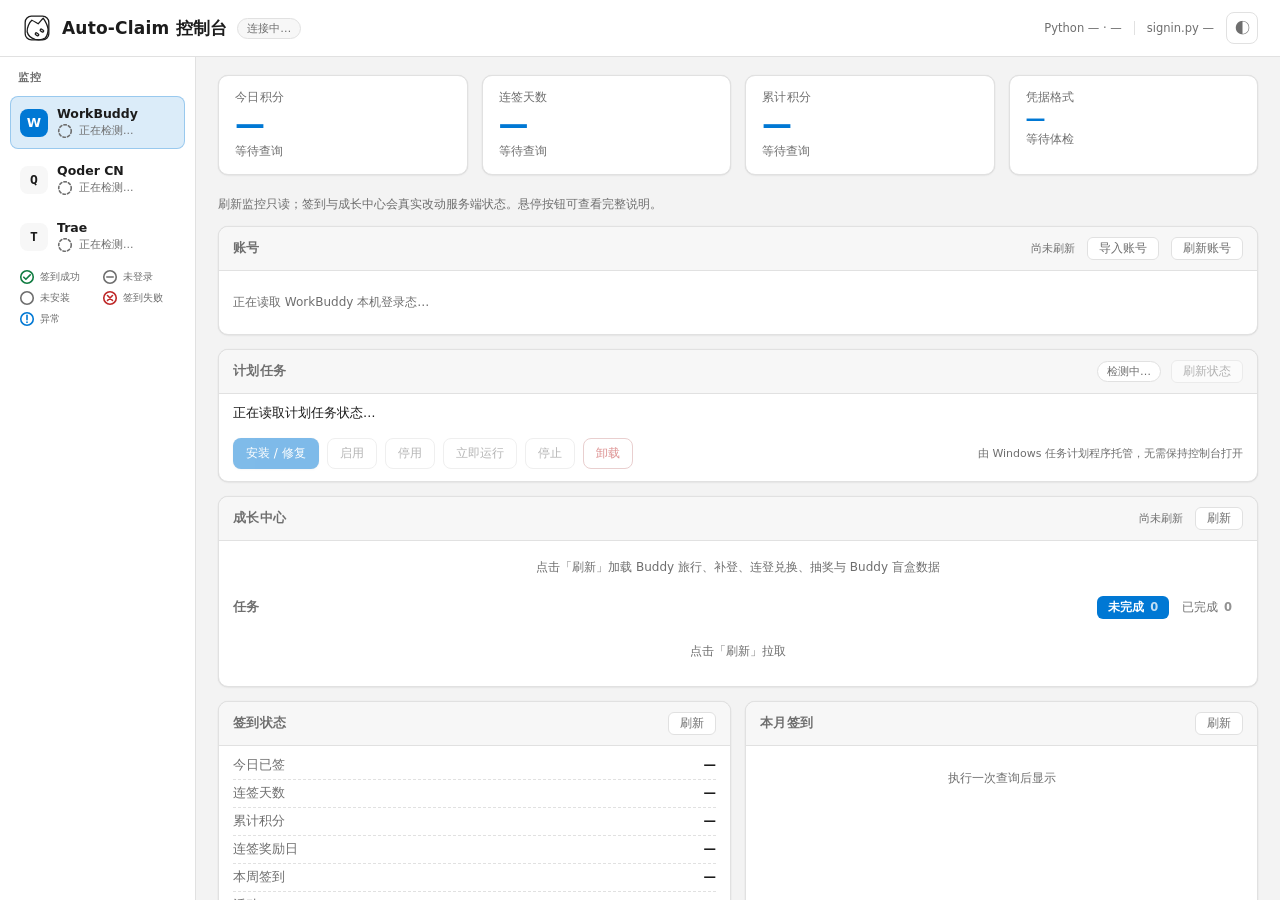
<file: dashboard/webview/assets/index.html>
<!DOCTYPE html>
<html lang="zh-CN">
<head>
<meta charset="UTF-8">
<meta name="viewport" content="width=device-width, initial-scale=1.0">
<!-- 首屏主题必须在样式表之前确定：内联执行，不依赖 pywebview bridge。
     否则要等 bootstrap/system_theme 返回后才上色，深色桌面上会先闪白。 -->
<script>
(function () {
  var mode = 'system';
  try {
    var saved = localStorage.getItem('wbTheme');
    if (saved === 'light' || saved === 'dark' || saved === 'system') mode = saved;
  } catch (e) { /* localStorage 不可用时按跟随系统处理 */ }

  var dark = false;
  if (mode === 'system') {
    try {
      dark = window.matchMedia('(prefers-color-scheme: dark)').matches;
    } catch (e) { /* 不支持时按浅色处理 */ }
  } else {
    dark = mode === 'dark';
  }

  var root = document.documentElement;
  root.dataset.theme = dark ? 'dark' : 'light';
  root.dataset.themeMode = mode;
  root.style.colorScheme = dark ? 'dark' : 'light';
})();
</script>
<title>Auto-Claim 控制台</title>
<link rel="stylesheet" href="style.css">
</head>
<body>

<!-- WorkBuddy 标志 · 纯线条版。
     stroke 走 currentColor，所以只要给 .logo 设 color，亮/暗主题自动反色，
     不需要维护两份图标。几何与 make_icon.py / icon.svg 保持一致。 -->
<svg width="0" height="0" style="position:absolute" aria-hidden="true">
  <symbol id="wb-icon" viewBox="0 0 256 256">
    <g fill="none" stroke="currentColor" stroke-width="11"
       stroke-linecap="round" stroke-linejoin="round">
      <rect x="27" y="27" width="202" height="202" rx="53"/>
      <path d="M84 62 C102 70 120 82 138 92
               C154 76 168 56 181 44
               C202 74 219 110 223 140
               C221 178 210 202 198 214
               C176 228 140 232 112 226
               C80 216 52 194 44 160
               C42 122 62 80 84 62 Z"/>
      <rect x="154" y="141.5" width="32" height="17" rx="8.5"
            transform="rotate(34 170 150)"/>
      <rect x="112" y="173.5" width="32" height="17" rx="8.5"
            transform="rotate(34 128 182)"/>
    </g>
  </symbol>
</svg>

<header class="topbar">
  <div class="brand">
    <svg class="logo" viewBox="0 0 256 256" aria-hidden="true"><use href="#wb-icon"/></svg>
    <h1>Auto-Claim 控制台</h1>
    <span class="badge" id="badge">连接中…</span>
  </div>
  <div class="topbar-right">
    <span class="meta" id="env">Python — · —</span>
    <span class="meta sep" id="envSignin">signin.py —</span>
    <div class="theme-picker" id="themePicker">
      <button class="icon-btn" id="themeToggle" title="主题：跟随系统"
              aria-label="主题：跟随系统" aria-haspopup="menu"
              aria-expanded="false">◐</button>
      <div class="theme-menu" id="themeMenu" role="menu" hidden>
        <button class="theme-option" type="button" role="menuitemradio"
                data-theme-mode="system" aria-checked="true">
          <span class="theme-check" aria-hidden="true">✓</span>
          <span class="theme-name">跟随系统</span>
          <span class="theme-note" id="themeSystemState">当前浅色</span>
        </button>
        <button class="theme-option" type="button" role="menuitemradio"
                data-theme-mode="light" aria-checked="false">
          <span class="theme-check" aria-hidden="true">✓</span>
          <span class="theme-name">浅色</span>
        </button>
        <button class="theme-option" type="button" role="menuitemradio"
                data-theme-mode="dark" aria-checked="false">
          <span class="theme-check" aria-hidden="true">✓</span>
          <span class="theme-name">深色</span>
        </button>
      </div>
    </div>
  </div>
</header>

<div class="shell">
  <!-- 侧边栏：在 WorkBuddy、Qoder CN 与 Trae 三个监控页之间切换。
       名称下方展示该模块的最新事件，事件文字和左侧图形同心对齐。 -->
  <aside class="sidebar" aria-label="监控页面切换">
    <div class="side-title"
         title="绿圈对勾 签到成功 · 灰圈横线 未登录 · 灰空心圈 未安装 · 红圈叉号 签到失败 · 蓝圈感叹号 异常">监控</div>
    <button class="side-tab active" type="button" data-page="workbuddy">
      <span class="side-badge">W</span>
      <span class="side-text">
        <b>WorkBuddy</b>
        <span class="side-event">
          <span class="side-dot busy" id="wbDot" data-state="busy"></span>
          <small class="side-event-text busy" id="wbSideHint">正在检测…</small>
        </span>
      </span>
    </button>
    <button class="side-tab" type="button" data-page="qoder" id="sideQoder">
      <span class="side-badge q">Q</span>
      <span class="side-text">
        <b>Qoder CN</b>
        <span class="side-event">
          <span class="side-dot busy" id="qoderDot" data-state="busy"></span>
          <small class="side-event-text busy" id="qoderSideHint">正在检测…</small>
        </span>
      </span>
    </button>
    <button class="side-tab" type="button" data-page="trae" id="sideTrae">
      <span class="side-badge t">T</span>
      <span class="side-text">
        <b>Trae</b>
        <span class="side-event">
          <span class="side-dot busy" id="traeDot" data-state="busy"></span>
          <small class="side-event-text busy" id="traeSideHint">正在检测…</small>
        </span>
      </span>
    </button>
    <!-- 图例：五种状态共用 16px 圆圈，只靠内部符号和颜色区分。 -->
    <div class="side-legend" aria-label="状态图例">
      <span><i class="side-dot ok" data-state="ok"></i>签到成功</span>
      <span><i class="side-dot warn" data-state="warn"></i>未登录</span>
      <span><i class="side-dot off" data-state="off"></i>未安装</span>
      <span><i class="side-dot err" data-state="err"></i>签到失败</span>
      <span><i class="side-dot exception" data-state="exception"></i>异常</span>
    </div>
  </aside>

  <main class="page active" id="page-workbuddy">
  <!-- ① 指标卡片 -->
  <section class="cards" id="cards">
    <article class="card">
      <span class="card-label">今日积分</span>
      <strong class="card-value" id="vCredit">—</strong>
      <span class="card-hint" id="hCredit">等待查询</span>
    </article>
    <article class="card">
      <span class="card-label">连签天数</span>
      <strong class="card-value" id="vStreak">—</strong>
      <span class="card-hint" id="hStreak">等待查询</span>
    </article>
    <article class="card">
      <span class="card-label">累计积分</span>
      <strong class="card-value" id="vTotal">—</strong>
      <span class="card-hint" id="hTotal">等待查询</span>
    </article>
    <article class="card">
      <span class="card-label">凭据格式</span>
      <strong class="card-value small" id="vCred">—</strong>
      <span class="card-hint" id="hCred">等待体检</span>
    </article>
  </section>

  <!-- ② 操作按钮 -->
  <section class="actions">
    <div class="act-group" id="actGroup"></div>
    <div class="spacer"></div>
  </section>
  <p class="hint" id="actionHint">刷新监控只读；签到与成长中心会真实改动服务端状态。悬停按钮可查看完整说明。</p>

  <!-- ③ 账号管理 -->
  <section class="pane account-pane pane-workbuddy-account">
    <div class="pane-head">
      <h2>账号</h2>
      <div class="pane-tools">
        <span class="growth-updated" id="wbAccountAt">尚未刷新</span>
        <button class="mini-btn" id="btnWbImport" title="重新导入账号并刷新凭据">导入账号</button>
        <button class="mini-btn" id="btnWbAccountRefresh" title="重新读取 WorkBuddy 本机登录态与账号摘要">刷新账号</button>
      </div>
    </div>
    <div class="account-list" id="wbAccounts">
      <p class="empty">正在读取 WorkBuddy 本机登录态…</p>
    </div>
  </section>

  <!-- ④ 计划任务（Windows 计划任务） -->
  <section class="pane pane-service">
    <div class="pane-head">
      <h2>计划任务</h2>
      <div class="svc-head">
        <span class="svc-pill" id="svcState">检测中…</span>
        <button class="mini-btn" id="btnSvcRefresh" title="重新读取计划任务状态" disabled>刷新状态</button>
      </div>
    </div>
    <div class="service-body">
      <p class="svc-summary" id="svcSummary">正在读取计划任务状态…</p>
      <p class="svc-alert" id="svcAlert" hidden></p>
      <div class="svc-tasks" id="svcTasks"></div>
      <div class="svc-actions">
        <button class="btn primary" id="btnSvcInstall" title="注册或更新两个后台计划任务" disabled>安装 / 修复</button>
        <button class="btn ghost" id="btnSvcEnable" title="恢复计划任务按计划自动运行" disabled>启用</button>
        <button class="btn ghost" id="btnSvcDisable" title="保留任务，但暂停自动运行" disabled>停用</button>
        <button class="btn ghost" id="btnSvcRun" title="立即运行签到任务（含成长中心）" disabled>立即运行</button>
        <button class="btn ghost" id="btnSvcStop" title="结束正在运行的计划任务" disabled>停止</button>
        <button class="btn ghost danger" id="btnSvcUninstall" title="删除两个后台计划任务" disabled>卸载</button>
        <span class="svc-hint">由 Windows 任务计划程序托管，无需保持控制台打开</span>
      </div>
      <p class="svc-log" id="svcLog"></p>
    </div>
  </section>

  <!-- ④ 成长中心：概览 + 云端任务（独占一行） -->
  <section class="pane pane-tasks">
    <div class="pane-head">
      <h2>成长中心</h2>
      <div class="pane-tools">
        <span class="growth-updated" id="growthUpdated">尚未刷新</span>
        <button class="mini-btn" id="btnGrowthRefresh" title="重新拉取成长中心数据">刷新</button>
      </div>
    </div>
    <div class="growth-overview" id="growthOverview">
      <p class="empty">点击「刷新」加载 Buddy 旅行、补登、连登兑换、抽奖与 Buddy 盲盒数据</p>
    </div>
    <div class="growth-subhead">
      <h3>任务</h3>
      <div class="tabs" id="taskTabs">
        <button class="tab active" data-tab="todo">未完成 <b id="cntTodo">0</b></button>
        <button class="tab" data-tab="done">已完成 <b id="cntDone">0</b></button>
      </div>
    </div>
    <div class="tasklist" id="tasklist">
      <p class="empty">点击「刷新」拉取</p>
    </div>
  </section>

  <!-- ⑤ 签到状态 + 本月签到（同一行） -->
  <section class="row2">
    <div class="pane pane-cal">
      <div class="pane-head">
        <h2>签到状态</h2>
        <button class="mini-btn" id="btnStatusRefresh" title="重新查询签到状态">刷新</button>
      </div>
      <dl class="kv" id="kv">
        <div><dt>今日已签</dt><dd>—</dd></div>
        <div><dt>连签天数</dt><dd>—</dd></div>
        <div><dt>累计积分</dt><dd>—</dd></div>
        <div><dt>连签奖励日</dt><dd>—</dd></div>
        <div><dt>本周签到</dt><dd>—</dd></div>
        <div><dt>活动</dt><dd>—</dd></div>
      </dl>
    </div>

    <div class="pane pane-cal">
      <div class="pane-head">
        <h2>本月签到</h2>
        <button class="mini-btn" id="btnCalRefresh" title="重新查询本月签到记录">刷新</button>
      </div>
      <div class="cal" id="cal">
        <p class="empty">执行一次查询后显示</p>
      </div>
    </div>
  </section>

  <!-- ⑥ 运行日志（最后独占整行） -->
  <section class="pane pane-log">
    <div class="pane-head">
      <h2>运行日志</h2>
      <div class="log-tools">
        <label class="autoscroll">
          <input type="checkbox" id="autoScroll" checked>
          <span>自动滚动</span>
        </label>
        <button class="mini-btn" id="btnCopy" title="复制全部日志到剪贴板">复制</button>
      </div>
    </div>
    <div class="log" id="log"></div>
  </section>
  </main>

  <!-- Qoder CN 监控页 -->
  <main class="page" id="page-qoder" hidden>
    <section class="cards">
      <article class="card">
        <span class="card-label">可领取 Credits</span>
        <strong class="card-value" id="qCredits">—</strong>
        <span class="card-hint" id="qCreditsHint">等待查询</span>
      </article>
      <article class="card">
        <span class="card-label">本周期状态</span>
        <strong class="card-value small" id="qState">—</strong>
        <span class="card-hint" id="qStateHint">等待查询</span>
      </article>
      <article class="card">
        <span class="card-label">登录态</span>
        <strong class="card-value small" id="qToken">—</strong>
        <span class="card-hint" id="qTokenHint">等待体检</span>
      </article>
      <article class="card">
        <span class="card-label">计划任务</span>
        <strong class="card-value small" id="qTask">—</strong>
        <span class="card-hint" id="qTaskHint">未检测</span>
      </article>
    </section>

    <section class="actions">
      <button class="btn primary" id="btnQoderRefresh" title="查询 Qoder 活动、登录态与日志">刷新监控</button>
      <div class="spacer"></div>
      <button class="btn act" id="btnQoderClaim" title="真实调用领取接口；接口幂等，已领过不会重复发">领取今日 Credits</button>
    </section>
    <p class="hint" id="qoderHint">只读刷新不会改动服务端状态；领取按钮会真实调用 Qoder 接口。</p>

    <section class="pane account-pane pane-qoder-account">
      <div class="pane-head">
        <h2>账号</h2>
        <div class="pane-tools">
          <span class="growth-updated" id="qoderAccountAt">尚未刷新</span>
          <button class="mini-btn" id="btnQoderImport" title="重新导入账号并刷新凭据">导入账号</button>
          <button class="mini-btn" id="btnQoderAccountRefresh" title="重新读取 Qoder CN 本机登录态与账号摘要">刷新账号</button>
        </div>
      </div>
      <div class="account-list" id="qoderAccounts">
        <p class="empty">正在自动同步 Qoder CN 账号…</p>
      </div>
    </section>

    <section class="pane pane-service">
      <div class="pane-head">
        <h2>计划任务</h2>
        <div class="svc-head">
          <span class="svc-pill" id="qsvcState">检测中…</span>
          <button class="mini-btn" id="btnQSvcRefresh" title="重新读取 QoderDailyCredits 状态" disabled>刷新状态</button>
        </div>
      </div>
      <div class="service-body">
        <p class="svc-summary" id="qsvcSummary">正在读取 Qoder 计划任务状态…</p>
        <p class="svc-alert" id="qsvcAlert" hidden></p>
        <div class="svc-tasks" id="qsvcTasks"></div>
        <div class="svc-actions">
          <button class="btn primary" id="btnQSvcInstall" title="注册或更新 QoderDailyCredits 计划任务" disabled>安装 / 修复</button>
          <button class="btn ghost" id="btnQSvcEnable" title="恢复按计划自动运行" disabled>启用</button>
          <button class="btn ghost" id="btnQSvcDisable" title="保留任务但暂停自动运行" disabled>停用</button>
          <button class="btn ghost" id="btnQSvcRun" title="立即运行一次 Qoder 领取" disabled>立即运行</button>
          <button class="btn ghost" id="btnQSvcStop" title="结束正在运行的 Qoder 任务" disabled>停止</button>
          <button class="btn ghost danger" id="btnQSvcUninstall" title="删除 QoderDailyCredits 任务" disabled>卸载</button>
          <span class="svc-hint">独立于 WorkBuddy 的两个任务</span>
        </div>
        <p class="svc-log" id="qsvcLog"></p>
      </div>
    </section>

    <section class="row2 qoder-row">
      <div class="pane pane-qoder-campaigns">
        <div class="pane-head">
          <h2>活动与领取状态</h2>
          <span class="growth-updated" id="qCampaignsAt">尚未刷新</span>
        </div>
        <div class="qcamp-list" id="qCampaigns">
          <p class="empty">正在自动同步 Qoder 活动列表…</p>
        </div>
      </div>

      <div class="pane pane-cal qoder-detail">
        <div class="pane-head">
          <h2>登录态与设备</h2>
        </div>
        <dl class="kv" id="qKv">
          <div><dt>账号目录</dt><dd>—</dd></div>
          <div><dt>令牌来源</dt><dd>—</dd></div>
          <div><dt>令牌到期</dt><dd>—</dd></div>
          <div><dt>设备标识</dt><dd>—</dd></div>
          <div><dt>设备组件</dt><dd>—</dd></div>
          <div><dt>最近检测</dt><dd>—</dd></div>
        </dl>
      </div>
    </section>

    <section class="pane pane-log qoder-log-pane">
      <div class="pane-head">
        <h2>Qoder 日志</h2>
        <div class="log-tools">
          <span class="growth-updated" id="qoderLogAt">尚无日志</span>
          <button class="mini-btn" id="btnQoderLogClear" title="清空当前显示，不删除日志文件">清空显示</button>
        </div>
      </div>
      <div class="log" id="qoderLog"></div>
    </section>
  </main>

  <!-- Trae 多账号监控页 -->
  <main class="page" id="page-trae" hidden>
    <section class="cards">
      <article class="card">
        <span class="card-label">今日获得</span>
        <strong class="card-value" id="tToday">—</strong>
        <span class="card-hint" id="tTodayHint">等待查询</span>
      </article>
      <article class="card">
        <span class="card-label">剩余积分</span>
        <strong class="card-value" id="tRemaining">—</strong>
        <span class="card-hint" id="tRemainingHint">等待查询</span>
      </article>
      <article class="card">
        <span class="card-label">签到账号</span>
        <strong class="card-value" id="tAccounts">—</strong>
        <span class="card-hint" id="tAccountsHint">等待查询</span>
      </article>
      <article class="card">
        <span class="card-label">计划任务</span>
        <strong class="card-value small" id="tTask">—</strong>
        <span class="card-hint" id="tTaskHint">未检测</span>
      </article>
    </section>

    <section class="actions">
      <button class="btn primary" id="btnTraeRefresh" title="重新读取账号、签到历史、用量与日志（不联网）">刷新监控</button>
      <button class="btn act" id="btnTraeCheckin" title="真实调用 Trae 签到接口；已签到账号会自动跳过">一键签到</button>
      <div class="spacer"></div>
      <button class="btn ghost" id="btnTraeSettings" title="自动签到时间、签到间隔、用量天数与飞书推送">设置</button>
    </section>
    <p class="hint" id="traeHint">刷新监控只读；一键签到与账号操作会真实改动本地账号或服务端签到状态。</p>

    <section class="pane account-pane pane-trae-accounts">
      <div class="pane-head">
        <h2>账号</h2>
        <div class="pane-tools">
          <span class="growth-updated" id="traeAccountsAt">尚未刷新</span>
          <button class="mini-btn" id="btnTraeImport" title="重新导入账号并刷新凭据">导入账号</button>
          <button class="mini-btn" id="btnTraeAdd" title="粘贴 Cloud-IDE-JWT Token 或 X-Cloudide-Session 会话 Cookie">添加账号</button>
          <button class="mini-btn" id="btnTraeAccountsRefresh" title="刷新所有启用账号的状态与剩余积分">刷新状态</button>
        </div>
      </div>
      <div class="account-list" id="traeAccounts">
        <p class="empty">正在自动同步 Trae 账号…</p>
      </div>
    </section>

    <section class="pane pane-service">
      <div class="pane-head">
        <h2>计划任务</h2>
        <div class="svc-head">
          <span class="svc-pill" id="tsvcState">检测中…</span>
          <button class="mini-btn" id="btnTSvcRefresh" title="重新读取 TraeDailyCheckin 状态" disabled>刷新状态</button>
        </div>
      </div>
      <div class="service-body">
        <p class="svc-summary" id="tsvcSummary">正在读取 Trae 计划任务状态…</p>
        <p class="svc-alert" id="tsvcAlert" hidden></p>
        <div class="svc-tasks" id="tsvcTasks"></div>
        <div class="svc-actions">
          <button class="btn primary" id="btnTSvcInstall" title="注册或更新 TraeDailyCheckin 计划任务" disabled>安装 / 修复</button>
          <button class="btn ghost" id="btnTSvcEnable" title="恢复按计划自动运行" disabled>启用</button>
          <button class="btn ghost" id="btnTSvcDisable" title="保留任务但暂停自动运行" disabled>停用</button>
          <button class="btn ghost" id="btnTSvcRun" title="立即运行一次 Trae 多账号签到" disabled>立即运行</button>
          <button class="btn ghost" id="btnTSvcStop" title="结束正在运行的 Trae 任务" disabled>停止</button>
          <button class="btn ghost danger" id="btnTSvcUninstall" title="删除 TraeDailyCheckin 任务" disabled>卸载</button>
          <span class="svc-hint">独立于 WorkBuddy 与 Qoder 任务</span>
        </div>
        <p class="svc-log" id="tsvcLog"></p>
      </div>
    </section>

    <section class="row2 trae-row">
      <div class="pane pane-cal">
        <div class="pane-head">
          <h2>签到状态</h2>
          <span class="growth-updated" id="traeCheckinAt">尚未查询</span>
        </div>
        <dl class="kv" id="traeKv">
          <div><dt>今日签到</dt><dd>—</dd></div>
          <div><dt>今日获得</dt><dd>—</dd></div>
          <div><dt>连签天数</dt><dd>—</dd></div>
          <div><dt>本月签到</dt><dd>—</dd></div>
          <div><dt>剩余积分</dt><dd>—</dd></div>
          <div><dt>主账号</dt><dd>—</dd></div>
        </dl>
      </div>

      <div class="pane pane-cal">
        <div class="pane-head">
          <h2>本月签到</h2>
          <span class="growth-updated" id="traeCalAt">尚未查询</span>
        </div>
        <div class="cal" id="traeCal">
          <p class="empty">正在自动同步签到数据…</p>
        </div>
      </div>
    </section>

    <section class="pane pane-trae-usage">
      <div class="pane-head">
        <h2>用量统计</h2>
        <div class="pane-tools">
          <select class="mini-select" id="traeUsageDays" title="统计最近多少天的用量">
            <option value="1">近 1 天</option>
            <option value="7" selected>近 7 天</option>
            <option value="30">近 30 天</option>
            <option value="90">近 90 天</option>
          </select>
          <span class="growth-updated" id="traeUsageAt">尚未同步</span>
          <button class="mini-btn" id="btnTraeUsage" title="从 Trae 拉取当前主账号的会话用量">同步用量</button>
        </div>
      </div>
      <div class="trae-usage-summary" id="traeUsageSummary">
        <p class="empty">点击「同步用量」后显示积分、Token 与缓存命中</p>
      </div>
      <div class="trae-usage-body">
        <div class="trae-models" id="traeModels"></div>
        <div class="trae-sessions" id="traeSessions"></div>
      </div>
      <p class="trae-expiring" id="traeExpiring"></p>
    </section>

    <section class="pane pane-trae-history">
      <div class="pane-head">
        <h2>签到历史</h2>
        <span class="growth-updated" id="traeHistoryAt">尚无记录</span>
      </div>
      <div class="trae-history" id="traeHistory">
        <p class="empty">签到成功后会自动写入 SQLite 历史</p>
      </div>
    </section>

    <section class="pane pane-log trae-log-pane">
      <div class="pane-head">
        <h2>Trae 日志</h2>
        <div class="log-tools">
          <span class="growth-updated" id="traeLogAt">尚无日志</span>
          <button class="mini-btn" id="btnTraeLogClear" title="清空当前显示，不删除日志文件">清空显示</button>
        </div>
      </div>
      <div class="log" id="traeLog"></div>
    </section>
  </main>
</div>

<!-- 添加 / 编辑 Trae 账号 -->
<dialog class="modal" id="traeAccountDialog">
  <form class="modal-card" id="traeAccountForm" method="dialog">
    <div class="modal-head">
      <h2 id="traeAccountTitle">添加 Trae 账号</h2>
      <button class="icon-btn" type="button" id="btnTraeAccountClose" aria-label="关闭">×</button>
    </div>
    <p class="modal-hint" id="traeAccountHint">支持 Cloud-IDE-JWT Token，或 X-Cloudide-Session 会话 Cookie；两者同时粘贴时优先使用 Token。</p>
    <label class="field" id="traeCredentialField">
      <span>Token / 会话 Cookie</span>
      <textarea id="traeCredential" rows="4" spellcheck="false"
                placeholder="eyJhbGciOi... 或 X-Cloudide-Session=..."></textarea>
    </label>
    <label class="field">
      <span>备注名（可选）</span>
      <input id="traeAccountName" type="text" maxlength="60"
             placeholder="例如：主号 / 小号 1">
    </label>
    <div class="field-row">
      <label class="check"><input type="checkbox" id="traeAccountMember"> 会员（连签额外积分计入）</label>
      <label class="check"><input type="checkbox" id="traeAccountEnabled" checked> 启用自动签到</label>
    </div>
    <p class="form-error" id="traeAccountError"></p>
    <div class="modal-actions">
      <button class="btn ghost" type="button" id="btnTraeAccountCancel">取消</button>
      <button class="btn primary" type="submit" id="btnTraeAccountSave">保存</button>
    </div>
  </form>
</dialog>

<!-- Trae 设置 -->
<dialog class="modal" id="traeSettingsDialog">
  <form class="modal-card" id="traeSettingsForm" method="dialog">
    <div class="modal-head">
      <h2>Trae 设置</h2>
      <button class="icon-btn" type="button" id="btnTraeSettingsClose" aria-label="关闭">×</button>
    </div>
    <p class="modal-hint">计划任务的主签到时间保存在本地；修改后需重新「安装 / 修复」才会应用到 Windows 任务。</p>
    <div class="field-row">
      <label class="field">
        <span>自动签到时间</span>
        <input id="traeAutoTime" type="time" value="08:05">
      </label>
      <label class="field">
        <span>账号间隔（秒）</span>
        <input id="traeInterval" type="number" min="0" max="120" value="5">
      </label>
      <label class="field">
        <span>用量统计天数</span>
        <input id="traeUsageDefaultDays" type="number" min="1" max="90" value="7">
      </label>
    </div>
    <label class="field">
      <span>飞书机器人 Webhook</span>
      <input id="traeFeishu" type="password" spellcheck="false"
             placeholder="留空保持不变；已配置时不会回显">
    </label>
    <p class="modal-hint" id="traeFeishuState">尚未配置飞书推送</p>
    <p class="form-error" id="traeSettingsError"></p>
    <div class="modal-actions">
      <button class="btn ghost" type="button" id="btnTraeFeishuClear">清除 Webhook</button>
      <span class="spacer"></span>
      <button class="btn ghost" type="button" id="btnTraeSettingsCancel">取消</button>
      <button class="btn primary" type="submit" id="btnTraeSettingsSave">保存</button>
    </div>
  </form>
</dialog>

<script src="app.js"></script>
</body>
</html>
</file>
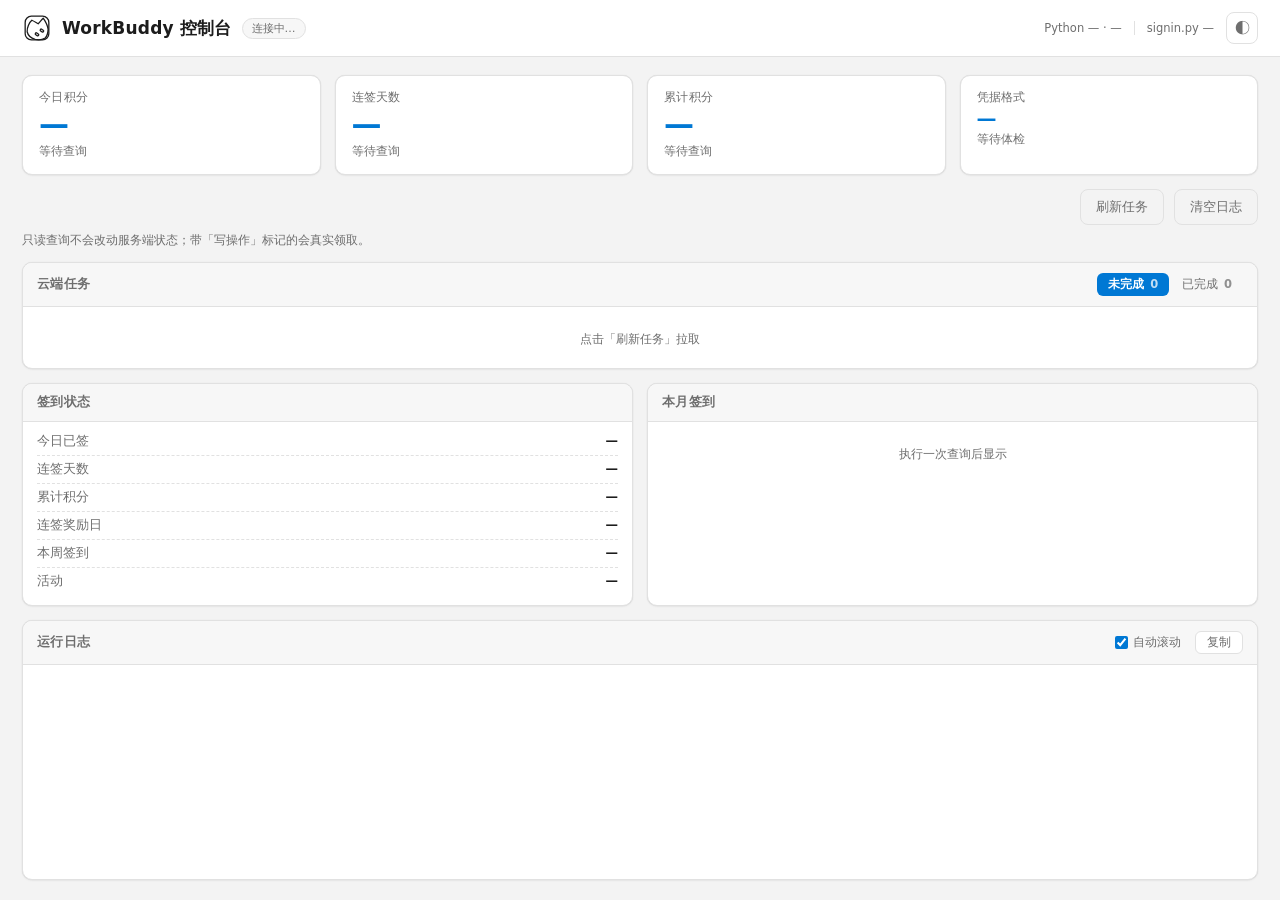
<file: demos/webview/assets/index.html>
<!DOCTYPE html>
<html lang="zh-CN">
<head>
<meta charset="UTF-8">
<meta name="viewport" content="width=device-width, initial-scale=1.0">
<title>WorkBuddy 控制台</title>
<link rel="stylesheet" href="style.css">
</head>
<body>

<!-- WorkBuddy 标志 · 纯线条版。
     stroke 走 currentColor，所以只要给 .logo 设 color，亮/暗主题自动反色，
     不需要维护两份图标。几何与 make_icon.py / icon.svg 保持一致。 -->
<svg width="0" height="0" style="position:absolute" aria-hidden="true">
  <symbol id="wb-icon" viewBox="0 0 256 256">
    <g fill="none" stroke="currentColor" stroke-width="11"
       stroke-linecap="round" stroke-linejoin="round">
      <rect x="27" y="27" width="202" height="202" rx="53"/>
      <path d="M84 62 C102 70 120 82 138 92
               C154 76 168 56 181 44
               C202 74 219 110 223 140
               C221 178 210 202 198 214
               C176 228 140 232 112 226
               C80 216 52 194 44 160
               C42 122 62 80 84 62 Z"/>
      <rect x="154" y="141.5" width="32" height="17" rx="8.5"
            transform="rotate(34 170 150)"/>
      <rect x="112" y="173.5" width="32" height="17" rx="8.5"
            transform="rotate(34 128 182)"/>
    </g>
  </symbol>
</svg>

<header class="topbar">
  <div class="brand">
    <svg class="logo" viewBox="0 0 256 256" aria-hidden="true"><use href="#wb-icon"/></svg>
    <h1>WorkBuddy 控制台</h1>
    <span class="badge" id="badge">连接中…</span>
  </div>
  <div class="topbar-right">
    <span class="meta" id="env">Python — · —</span>
    <span class="meta sep" id="envSignin">signin.py —</span>
    <button class="icon-btn" id="themeToggle" title="切换亮/暗主题">◐</button>
  </div>
</header>

<main>
  <!-- ① 指标卡片 -->
  <section class="cards" id="cards">
    <article class="card">
      <span class="card-label">今日积分</span>
      <strong class="card-value" id="vCredit">—</strong>
      <span class="card-hint" id="hCredit">等待查询</span>
    </article>
    <article class="card">
      <span class="card-label">连签天数</span>
      <strong class="card-value" id="vStreak">—</strong>
      <span class="card-hint" id="hStreak">等待查询</span>
    </article>
    <article class="card">
      <span class="card-label">累计积分</span>
      <strong class="card-value" id="vTotal">—</strong>
      <span class="card-hint" id="hTotal">等待查询</span>
    </article>
    <article class="card">
      <span class="card-label">凭据格式</span>
      <strong class="card-value small" id="vCred">—</strong>
      <span class="card-hint" id="hCred">等待体检</span>
    </article>
  </section>

  <!-- ② 操作按钮 -->
  <section class="actions">
    <div class="act-group" id="actGroup"></div>
    <div class="spacer"></div>
    <button class="btn ghost" id="btnTasks">刷新任务</button>
    <button class="btn ghost" id="btnClear">清空日志</button>
  </section>
  <p class="hint" id="actionHint">只读查询不会改动服务端状态；带「写操作」标记的会真实领取。</p>

  <!-- ③ 云端任务（独占一行） -->
  <section class="pane pane-tasks">
    <div class="pane-head">
      <h2>云端任务</h2>
      <div class="tabs" id="taskTabs">
        <button class="tab active" data-tab="todo">未完成 <b id="cntTodo">0</b></button>
        <button class="tab" data-tab="done">已完成 <b id="cntDone">0</b></button>
      </div>
    </div>
    <div class="tasklist" id="tasklist">
      <p class="empty">点击「刷新任务」拉取</p>
    </div>
  </section>

  <!-- ④ 签到状态 + 本月签到（同一行） -->
  <section class="row2">
    <div class="pane pane-cal">
      <div class="pane-head"><h2>签到状态</h2></div>
      <dl class="kv" id="kv">
        <div><dt>今日已签</dt><dd>—</dd></div>
        <div><dt>连签天数</dt><dd>—</dd></div>
        <div><dt>累计积分</dt><dd>—</dd></div>
        <div><dt>连签奖励日</dt><dd>—</dd></div>
        <div><dt>本周签到</dt><dd>—</dd></div>
        <div><dt>活动</dt><dd>—</dd></div>
      </dl>
    </div>

    <div class="pane pane-cal">
      <div class="pane-head"><h2>本月签到</h2></div>
      <div class="cal" id="cal">
        <p class="empty">执行一次查询后显示</p>
      </div>
    </div>
  </section>

  <!-- ⑤ 运行日志（最后独占整行） -->
  <section class="pane pane-log">
    <div class="pane-head">
      <h2>运行日志</h2>
      <div class="log-tools">
        <label class="autoscroll">
          <input type="checkbox" id="autoScroll" checked>
          <span>自动滚动</span>
        </label>
        <button class="mini-btn" id="btnCopy" title="复制全部日志到剪贴板">复制</button>
      </div>
    </div>
    <div class="log" id="log"></div>
  </section>
</main>

<script src="app.js"></script>
</body>
</html>
</file>
<file: dashboard/webview/assets/style.css>
/* Auto-Claim 控制台 · Fluent 质感 · 跟随系统亮暗主题
 *
 * 字体族直接用系统 UI 字体（Segoe UI / 微软雅黑 / PingFang SC），
 * WebView2 原生按 UTF-8 渲染，不会出现 PyGui 那种乱码。
 */

:root {
  color-scheme: light dark;

  --accent: #0078d4;
  --accent-fg: #ffffff;

  --bg: #f3f3f3;
  --surface: #ffffff;
  --surface-2: #f7f7f7;
  --border: #e1e1e1;
  --text: #1c1c1c;
  --text-dim: #6e6e6e;

  --ok: #107c41;
  --warn: #a87400;
  --err: #be2828;

  /* 异常状态专用蓝：不跟随系统强调色，保证「蓝色感叹号」语义稳定。 */
  --status-blue: #0078d4;

  --r-card: 10px;
  --r-btn: 8px;
  --shadow: 0 1px 2px rgba(0, 0, 0, .05), 0 0 1px rgba(0, 0, 0, .12);
}

html[data-theme="light"] {
  color-scheme: light;
}

html[data-theme="dark"] {
  color-scheme: dark;

  --bg: #202020;
  --surface: #2b2b2b;
  --surface-2: #383838;
  --border: #454545;
  --text: #f1f1f1;
  --text-dim: #a0a0a0;

  --ok: #5cc47e;
  --warn: #d6a84a;
  --err: #d65c5c;
  --status-blue: #4cc2ff;

  --shadow: 0 1px 2px rgba(0, 0, 0, .4);
}

* { box-sizing: border-box; }

html, body {
  margin: 0;
  height: 100%;
}

body {
  background: var(--bg);
  color: var(--text);
  font-family: "Segoe UI", "Microsoft YaHei UI", "Microsoft YaHei",
               "PingFang SC", "Hiragino Sans GB", system-ui, sans-serif;
  font-size: 14px;
  display: flex;
  flex-direction: column;
  overflow: hidden;
  -webkit-font-smoothing: antialiased;
}

/* ---------- 顶栏 ---------- */

.topbar {
  flex: 0 0 auto;
  position: relative;
  z-index: 20;
  display: flex;
  align-items: center;
  justify-content: space-between;
  gap: 16px;
  padding: 12px 22px;
  background: var(--surface);
  border-bottom: 1px solid var(--border);
}

.brand {
  display: flex;
  align-items: center;
  gap: 10px;
  min-width: 0;
}

.brand .dot {
  width: 10px;
  height: 10px;
  border-radius: 50%;
  background: var(--accent);
  flex: 0 0 auto;
}

/* WorkBuddy 线条标志：颜色取 --text，亮/暗主题下自动反色 */
.brand .logo {
  width: 30px;
  height: 30px;
  flex: 0 0 auto;
  color: var(--text);
  stroke-width: 11;
}

.brand h1 {
  margin: 0;
  font-size: 17px;
  font-weight: 600;
  letter-spacing: .2px;
}

.badge {
  font-size: 11px;
  padding: 2px 9px;
  border-radius: 20px;
  background: var(--surface-2);
  color: var(--text-dim);
  border: 1px solid var(--border);
  white-space: nowrap;
}

.badge.ok   { color: var(--ok);   border-color: color-mix(in srgb, var(--ok) 40%, transparent); }
.badge.err  { color: var(--err);  border-color: color-mix(in srgb, var(--err) 40%, transparent); }
.badge.busy { color: var(--warn); border-color: color-mix(in srgb, var(--warn) 40%, transparent); }

.topbar-right {
  display: flex;
  align-items: center;
  gap: 12px;
}

.meta {
  font-size: 11.5px;
  color: var(--text-dim);
  white-space: nowrap;
  overflow: hidden;
  text-overflow: ellipsis;
  max-width: 420px;
}

.meta.sep {
  padding-left: 12px;
  border-left: 1px solid var(--border);
  max-width: 200px;
}

.meta.bad { color: var(--err); }

.icon-btn {
  width: 32px;
  height: 32px;
  border-radius: var(--r-btn);
  border: 1px solid var(--border);
  background: transparent;
  color: var(--text-dim);
  font-family: "Segoe UI Symbol", "Segoe UI", sans-serif;
  font-size: 15px;
  cursor: pointer;
  transition: background .12s, color .12s;
}
.icon-btn:hover { background: var(--surface-2); color: var(--text); }

/* 主题选择：按钮 + 下拉菜单（跟随系统 / 浅色 / 深色） */
.theme-picker {
  position: relative;
  display: flex;
  flex: 0 0 auto;
}

.theme-menu {
  position: absolute;
  top: calc(100% + 6px);
  right: 0;
  min-width: 172px;
  padding: 4px;
  background: var(--surface);
  border: 1px solid var(--border);
  border-radius: var(--r-btn);
  box-shadow: var(--shadow);
  z-index: 100;
}

.theme-menu[hidden] { display: none; }

.theme-option {
  width: 100%;
  display: flex;
  align-items: center;
  gap: 6px;
  padding: 7px 9px;
  border: 0;
  border-radius: 6px;
  background: transparent;
  color: var(--text);
  font: inherit;
  font-size: 12.5px;
  text-align: left;
  white-space: nowrap;
  cursor: pointer;
}

.theme-option:hover,
.theme-option:focus-visible { background: var(--surface-2); }

.theme-check {
  width: 13px;
  flex: 0 0 auto;
  color: var(--accent);
  visibility: hidden;
}

.theme-option.active .theme-check { visibility: visible; }
.theme-option.active .theme-name { font-weight: 600; }

.theme-note {
  margin-left: auto;
  padding-left: 10px;
  color: var(--text-dim);
  font-size: 11px;
}

/* ---------- 侧边栏 + 页面 ---------- */

.shell {
  flex: 1 1 auto;
  min-height: 0;
  display: flex;
}

.sidebar {
  flex: 0 0 196px;
  display: flex;
  flex-direction: column;
  gap: 4px;
  padding: 14px 10px 12px;
  background: var(--surface);
  border-right: 1px solid var(--border);
  min-height: 0;
}

.side-title {
  padding: 0 8px 7px;
  font-size: 10.5px;
  font-weight: 600;
  letter-spacing: .8px;
  text-transform: uppercase;
  color: var(--text-dim);
}

.side-tab {
  display: flex;
  align-items: center;
  gap: 9px;
  width: 100%;
  padding: 9px 9px;
  border: 1px solid transparent;
  border-radius: 8px;
  background: transparent;
  color: var(--text);
  font: inherit;
  text-align: left;
  cursor: pointer;
  transition: background .12s, border-color .12s;
}

.side-tab:hover { background: var(--surface-2); }

.side-tab.active {
  background: color-mix(in srgb, var(--accent) 14%, transparent);
  border-color: color-mix(in srgb, var(--accent) 30%, transparent);
}

.side-badge {
  width: 28px;
  height: 28px;
  flex: 0 0 auto;
  display: flex;
  align-items: center;
  justify-content: center;
  border-radius: 8px;
  background: var(--surface-2);
  color: var(--text);
  font-size: 13px;
  font-weight: 700;
}
.side-tab.active .side-badge {
  background: var(--accent);
  color: var(--accent-fg);
}
.side-badge.q { font-family: "Cascadia Mono", Consolas, monospace; }

.side-text {
  display: flex;
  flex-direction: column;
  gap: 2px;
  min-width: 0;
  flex: 1 1 auto;
}
.side-text b {
  font-size: 12.5px;
  font-weight: 600;
  overflow: hidden;
  text-overflow: ellipsis;
  white-space: nowrap;
}

/* 最新事件：16px 图形与文字同一行，文字换行时仍从同一列开始。 */
.side-event {
  display: flex;
  align-items: flex-start;
  gap: 6px;
  min-width: 0;
}
.side-event-text {
  min-width: 0;
  font-size: 10.5px;
  line-height: 1.35;
  color: var(--text-dim);
  white-space: normal;
  overflow-wrap: anywhere;
}

/* 状态图形：五种正式状态共用 16px 圆圈（原 8px 指示器的 2 倍），
   颜色和内部符号都由 SVG 绘制，避免不同字体下的 Unicode 差异。 */
.side-dot {
  width: 16px;
  height: 16px;
  flex: 0 0 auto;
  display: inline-flex;
  align-items: center;
  justify-content: center;
  color: var(--text-dim);
  background: none;
  border-radius: 0;
}
.side-dot svg {
  width: 100%;
  height: 100%;
  display: block;
}
.side-dot.ok { color: var(--ok); }
.side-dot.warn { color: var(--text-dim); }
.side-dot.err { color: var(--err); }
.side-dot.off { color: var(--text-dim); }
.side-dot.exception { color: var(--status-blue); }
.side-dot.busy {
  color: var(--text-dim);
  animation: pulse 1.1s ease-in-out infinite;
}

.side-event-text.ok { color: var(--ok); }
.side-event-text.warn { color: var(--text-dim); }
.side-event-text.err { color: var(--err); }
.side-event-text.off { color: var(--text-dim); }
.side-event-text.exception { color: var(--status-blue); }
.side-event-text.busy { color: var(--text-dim); }

/* 侧边栏图例：五种状态两列排布，图形与事件行保持同尺寸。 */
.side-legend {
  display: grid;
  grid-template-columns: 1fr 1fr;
  gap: 5px 8px;
  padding: 2px 9px 8px;
  font-size: 10px;
  color: var(--text-dim);
}
.side-legend span {
  display: flex;
  align-items: center;
  gap: 5px;
  min-width: 0;
}
.side-legend .side-dot {
  width: 16px;
  height: 16px;
}

/* ---------- 旧版左下角状态栏已由名称下方的最新事件取代 ---------- */

.page[hidden] { display: none; }

/* ---------- 主体 ---------- */

/* main 允许纵向滚动：窗口不够高时内容可滚动，
   而不是像 overflow:hidden 那样直接把下半部分裁掉（卡片看不见）。 */
main {
  flex: 1 1 auto;
  min-height: 0;
  display: flex;
  flex-direction: column;
  gap: 14px;
  padding: 18px 22px 20px;
  overflow-y: auto;
  overflow-x: hidden;
}

/* ---------- 指标卡片 ---------- */

.cards {
  flex: 0 0 auto;
  display: grid;
  grid-template-columns: repeat(4, minmax(0, 1fr));
  gap: 14px;
}

.card {
  background: var(--surface);
  border: 1px solid var(--border);
  border-radius: var(--r-card);
  box-shadow: var(--shadow);
  padding: 14px 16px 15px;
  display: flex;
  flex-direction: column;
  gap: 2px;
  min-width: 0;
}

.card-label {
  font-size: 11.5px;
  color: var(--text-dim);
  letter-spacing: .3px;
}

.card-value {
  font-size: 30px;
  font-weight: 650;
  line-height: 1.15;
  color: var(--accent);
  font-variant-numeric: tabular-nums;
  overflow: hidden;
  text-overflow: ellipsis;
  white-space: nowrap;
}

.card-value.small {
  font-size: 20px;
}

.card-hint {
  font-size: 11.5px;
  color: var(--text-dim);
  overflow: hidden;
  text-overflow: ellipsis;
  white-space: nowrap;
}

/* ---------- 操作条 ---------- */

.actions {
  flex: 0 0 auto;
  display: flex;
  align-items: center;
  gap: 10px;
}

.actions .spacer { flex: 1 1 auto; }

.act-group {
  display: flex;
  align-items: center;
  gap: 8px;
  flex-wrap: wrap;
}

.act-sep {
  font-size: 11px;
  color: var(--text-dim);
  padding: 0 4px 0 8px;
  border-left: 1px solid var(--border);
  margin-left: 2px;
  line-height: 20px;
}

.hint {
  flex: 0 0 auto;
  margin: -6px 0 0;
  font-size: 11.5px;
  color: var(--text-dim);
}

/* 悬停/聚焦命令按钮时，提示行换成该按钮的完整描述：调亮到正文色，以示切换 */
.hint.show { color: var(--text); }

/* ---------- 脚本服务 ---------- */

/* 与云端任务一样固定高度：主区是滚动容器，不能让它被压扁 */
.pane-service { flex: 0 0 auto; }

.svc-head {
  display: flex;
  align-items: center;
  gap: 10px;
}

.svc-pill {
  font-size: 11px;
  padding: 2px 9px;
  border-radius: 20px;
  background: var(--surface);
  color: var(--text-dim);
  border: 1px solid var(--border);
  white-space: nowrap;
}
.svc-pill.ok {
  color: var(--ok);
  border-color: color-mix(in srgb, var(--ok) 40%, transparent);
}
.svc-pill.warn {
  color: var(--warn);
  border-color: color-mix(in srgb, var(--warn) 40%, transparent);
}
.svc-pill.err {
  color: var(--err);
  border-color: color-mix(in srgb, var(--err) 40%, transparent);
}
.svc-pill.busy {
  color: var(--warn);
  border-color: color-mix(in srgb, var(--warn) 40%, transparent);
  animation: pulse 1.1s ease-in-out infinite;
}

.service-body {
  padding: 10px 14px 12px;
  display: flex;
  flex-direction: column;
  gap: 8px;
}

.svc-summary {
  margin: 0;
  font-size: 12.5px;
  color: var(--text);
  line-height: 1.5;
}

.svc-alert {
  margin: 0;
  padding: 9px 11px;
  border-radius: 8px;
  border: 1px solid color-mix(in srgb, var(--err) 45%, transparent);
  background: color-mix(in srgb, var(--err) 9%, transparent);
  color: var(--text);
  font-size: 12.5px;
  line-height: 1.55;
  display: flex;
  flex-direction: column;
  gap: 4px;
}
.svc-alert[hidden] { display: none; }

.svc-alert strong {
  color: var(--err);
  font-weight: 600;
}

.svc-alert-hint { color: var(--text); }
.svc-alert-extra { color: var(--text-dim); font-size: 11.5px; }
.svc-alert-actions {
  display: flex;
  flex-wrap: wrap;
  gap: 6px;
  margin-top: 2px;
}

.svc-alert details {
  margin-top: 2px;
  font-size: 11.5px;
  color: var(--text-dim);
}

.svc-alert summary {
  cursor: pointer;
  user-select: none;
  outline: none;
}

.svc-alert code {
  display: block;
  margin-top: 4px;
  padding: 6px 8px;
  border-radius: 6px;
  background: var(--surface-2);
  color: var(--text-dim);
  font-family: "Cascadia Mono", Consolas, monospace;
  font-size: 11px;
  line-height: 1.5;
  white-space: pre-wrap;
  word-break: break-all;
}

.svc-tasks {
  display: grid;
  grid-template-columns: repeat(auto-fit, minmax(280px, 1fr));
  gap: 8px;
}

.svc-task {
  padding: 9px 11px;
  border-radius: 8px;
  background: var(--surface-2);
  border: 1px solid transparent;
  min-width: 0;
}
.svc-task:hover { border-color: var(--border); }

.svc-task-top {
  display: flex;
  align-items: center;
  justify-content: space-between;
  gap: 10px;
}

.svc-name {
  font-family: "Cascadia Mono", Consolas, monospace;
  font-size: 12px;
  font-weight: 600;
  overflow: hidden;
  text-overflow: ellipsis;
  white-space: nowrap;
}

.svc-line {
  margin: 4px 0 0;
  font-size: 11.5px;
  color: var(--text-dim);
  line-height: 1.5;
  overflow: hidden;
  text-overflow: ellipsis;
  white-space: nowrap;
}

.svc-actions {
  display: flex;
  flex-wrap: wrap;
  align-items: center;
  gap: 8px;
}
.svc-actions .btn {
  padding: 6px 12px;
  font-size: 12px;
}

.svc-hint {
  margin-left: auto;
  font-size: 11px;
  color: var(--text-dim);
}

.svc-log {
  margin: 0;
  padding-top: 7px;
  border-top: 1px dashed var(--border);
  font-size: 11.5px;
  color: var(--text-dim);
  line-height: 1.5;
  overflow: hidden;
  text-overflow: ellipsis;
  white-space: nowrap;
}
.svc-log:empty { display: none; }

/* ---------- Qoder 监控 ---------- */

.qoder-row {
  grid-template-columns: minmax(0, 1.2fr) minmax(0, .8fr);
}

.pane-qoder-campaigns { height: 320px; max-height: 320px; }

.qcamp-list {
  flex: 1 1 auto;
  min-height: 0;
  overflow-y: auto;
  padding: 9px 12px 12px;
  display: flex;
  flex-direction: column;
  gap: 8px;
}

.qcamp-list .empty {
  margin: 16px 0;
  font-size: 12px;
  color: var(--text-dim);
  text-align: center;
}

.qcamp {
  padding: 9px 10px;
  border-radius: 8px;
  background: var(--surface-2);
  border: 1px solid transparent;
  min-width: 0;
}
.qcamp:hover { border-color: var(--border); }
.qcamp.claimed { opacity: .78; }

.qcamp-top {
  display: flex;
  align-items: center;
  justify-content: space-between;
  gap: 10px;
}

.qcamp-key {
  font-family: "Cascadia Mono", Consolas, monospace;
  font-size: 12px;
  font-weight: 600;
  overflow: hidden;
  text-overflow: ellipsis;
  white-space: nowrap;
}

.qcamp-reward {
  flex: 0 0 auto;
  font-size: 12px;
  font-weight: 600;
  color: var(--warn);
  font-variant-numeric: tabular-nums;
}

.qcamp-meta {
  margin: 4px 0 0;
  font-size: 11.5px;
  color: var(--text-dim);
  line-height: 1.5;
}

.qoder-detail { height: 320px; max-height: 320px; }

.qoder-log-pane { min-height: 200px; max-height: 280px; }

/* ---------- 成长中心任务 ---------- */

.tabs {
  display: flex;
  gap: 2px;
}

.tab {
  border: 1px solid transparent;
  background: transparent;
  color: var(--text-dim);
  font-family: inherit;
  font-size: 11.5px;
  padding: 3px 10px;
  border-radius: 6px;
  cursor: pointer;
  transition: background .12s, color .12s;
}
.tab:hover { background: var(--surface); color: var(--text); }
.tab.active {
  background: var(--accent);
  color: var(--accent-fg);
  font-weight: 600;
}
.tab b { font-variant-numeric: tabular-nums; opacity: .75; margin-left: 2px; }

.tasklist {
  padding: 10px 12px 12px;
  /* 云端任务始终完整展开：不设 max-height、无列表内滚动，
     放不下时交给 main（整页）滚动。 */
  display: grid;
  grid-template-columns: repeat(auto-fill, minmax(260px, 1fr));
  gap: 8px;
  align-content: start;
}
.tasklist .empty {
  grid-column: 1 / -1;
  margin: 14px 0;
  font-size: 12px;
  color: var(--text-dim);
  text-align: center;
}

.task {
  padding: 9px 10px;
  border-radius: 8px;
  border: 1px solid transparent;
  background: var(--surface-2);
  min-width: 0;
}
.task:hover { border-color: var(--border); }

.task-top {
  display: flex;
  align-items: baseline;
  justify-content: space-between;
  gap: 10px;
}

.task-title {
  font-size: 13px;
  font-weight: 600;
  color: var(--text);
  display: flex;
  align-items: center;
  gap: 6px;
  min-width: 0;
}
.task-title span { overflow: hidden; text-overflow: ellipsis; white-space: nowrap; }

.task-reward {
  flex: 0 0 auto;
  font-size: 11px;
  color: var(--warn);
  white-space: nowrap;
  font-variant-numeric: tabular-nums;
}

.task-desc {
  margin: 4px 0 0;
  font-size: 11.5px;
  color: var(--text-dim);
  line-height: 1.5;
  display: -webkit-box;
  -webkit-line-clamp: 2;
  -webkit-box-orient: vertical;
  overflow: hidden;
}

/* 进度条 */
.bar {
  margin-top: 7px;
  height: 6px;
  border-radius: 3px;
  background: var(--border);
  overflow: hidden;
}
.bar i {
  display: block;
  height: 100%;
  border-radius: 3px;
  background: var(--accent);
  transition: width .25s;
}
.bar.full i { background: var(--ok); }

.bar-label {
  margin-top: 4px;
  font-size: 10.5px;
  color: var(--text-dim);
  display: flex;
  justify-content: space-between;
  font-variant-numeric: tabular-nums;
}

.tag {
  font-size: 10px;
  padding: 1px 6px;
  border-radius: 4px;
  font-weight: 600;
  flex: 0 0 auto;
}
.tag.new { background: var(--accent); color: var(--accent-fg); }
.tag.buddy { background: color-mix(in srgb, var(--accent) 20%, transparent);
             color: var(--accent); }
.tag.claimed { background: color-mix(in srgb, var(--ok) 18%, transparent);
               color: var(--ok); }
.tag.locked { background: var(--border); color: var(--text-dim); }

.task.done { opacity: .72; }
.task.done .task-title { color: var(--text-dim); }

/* ---------- 成长中心结果 ---------- */

@keyframes pulse {
  0%, 100% { filter: brightness(1); }
  50%      { filter: brightness(.92); }
}

/* 注意优先级：.btn:hover:not(:disabled) 是 (0,3,0)，高于 .btn.primary 的 (0,2,0)。
   所以每种按钮的 hover 都必须自己显式写 background，否则 hover 时
   通用规则会把强调色盖成 --surface-2（近白），按钮就"变成白的"了。 */
.btn {
  border: 1px solid var(--border);
  background: var(--surface);
  color: var(--text);
  border-radius: var(--r-btn);
  padding: 8px 15px;
  font-size: 13px;
  font-family: inherit;
  cursor: pointer;
  box-shadow: var(--shadow);
  transition: background .12s, border-color .12s, opacity .12s;
}

.btn:hover:not(:disabled) { background: var(--surface-2); }
.btn:active:not(:disabled) { transform: translateY(1px); }
.btn:disabled { opacity: .5; cursor: default; }

.btn code {
  font-family: "Cascadia Mono", Consolas, monospace;
  font-size: 11.5px;
  color: var(--text-dim);
  margin-left: 4px;
}

.btn.primary {
  background: var(--accent);
  border-color: transparent;
  color: var(--accent-fg);
}
.btn.primary code { color: color-mix(in srgb, var(--accent-fg) 80%, transparent); }
.btn.primary:hover:not(:disabled) {
  /* 变暗而不是变亮：混一点黑进强调色，保持"按下"的方向感 */
  background: color-mix(in srgb, var(--accent) 86%, #000);
}
.btn.primary:active:not(:disabled) {
  background: color-mix(in srgb, var(--accent) 76%, #000);
}

/* 写操作：与只读查询区分开，左侧一道实心强调色 */
.btn.act {
  background: var(--surface);
  border-color: color-mix(in srgb, var(--accent) 45%, var(--border));
  border-left: 3px solid var(--accent);
  color: var(--text);
}
.btn.act:hover:not(:disabled) {
  background: color-mix(in srgb, var(--accent) 10%, var(--surface));
  border-color: color-mix(in srgb, var(--accent) 60%, var(--border));
}
.btn.act:active:not(:disabled) {
  background: color-mix(in srgb, var(--accent) 18%, var(--surface));
}

/* 等待二次确认 */
.btn.confirm {
  background: var(--warn);
  border-color: transparent;
  color: #1c1c1c;
  animation: pulse 1.1s ease-in-out infinite;
}
.btn.confirm:hover:not(:disabled) { background: var(--warn); }

@keyframes pulse {
  0%, 100% { filter: brightness(1); }
  50%      { filter: brightness(.92); }
}

.btn.ghost {
  background: transparent;
  box-shadow: none;
  color: var(--text-dim);
}
.btn.ghost:hover:not(:disabled) {
  color: var(--text);
  background: var(--surface-2);
}

/* 卸载等破坏性操作：保留 ghost 的轻量感，但用错误色标出 */
.btn.danger {
  color: var(--err);
  border-color: color-mix(in srgb, var(--err) 35%, var(--border));
}
.btn.danger:hover:not(:disabled) {
  color: var(--err);
  background: color-mix(in srgb, var(--err) 10%, var(--surface));
}

.readonly-note {
  font-size: 11.5px;
  color: var(--text-dim);
}

/* ---------- 面板 ---------- */

/* ---------- 面板 ---------- */

.pane {
  background: var(--surface);
  border: 1px solid var(--border);
  border-radius: var(--r-card);
  box-shadow: var(--shadow);
  display: flex;
  flex-direction: column;
  min-height: 0;
  overflow: hidden;
}

/* 签到状态 + 本月签到 同行两列，各自撑满高度 */
.row2 {
  flex: 0 0 auto;
  display: grid;
  grid-template-columns: minmax(0, 1fr) minmax(0, 1fr);
  gap: 14px;
}

.pane-cal { height: 300px; max-height: 300px; }

.pane-cal .kv {
  flex: 1 1 auto;
  min-height: 0;
  overflow-y: auto;
}

/* 日历不滚动：日期格按卡片剩余高度等比缩放，页脚固定在卡片底部 */
.pane-cal .cal {
  flex: 1 1 auto;
  min-height: 0;
  overflow: hidden;
  display: flex;
  flex-direction: column;
}

/* 成长中心：独占整行，概览卡 + 任务卡始终完整展开 */
/* flex:0 0 auto 必须保留：窗口不够高时主区是滚动容器，
   若沿用默认的 0 1 auto，这一栏会先被压扁到 1px（曾整栏"消失"）。 */
.pane-tasks {
  flex: 0 0 auto;
}

.growth-overview {
  flex: 0 0 auto;
  display: grid;
  grid-template-columns: repeat(auto-fit, minmax(170px, 1fr));
  gap: 8px;
  padding: 10px 12px 4px;
}

.growth-overview .empty {
  grid-column: 1 / -1;
  margin: 8px 0;
  font-size: 12px;
  color: var(--text-dim);
  text-align: center;
}

.growth-errors {
  grid-column: 1 / -1;
  margin: 0;
  font-size: 11.5px;
  color: var(--warn);
  line-height: 1.5;
}

.growth-card {
  padding: 9px 10px;
  border-radius: 8px;
  border: 1px solid var(--border);
  background: var(--surface-2);
  min-width: 0;
}

.growth-card-head {
  display: flex;
  align-items: center;
  justify-content: space-between;
  gap: 8px;
}

.growth-card-label {
  font-size: 11.5px;
  font-weight: 600;
  color: var(--text-dim);
}

.growth-card-value {
  margin-top: 3px;
  font-size: 18px;
  font-weight: 700;
  line-height: 1.25;
  color: var(--text);
  font-variant-numeric: tabular-nums;
}

.growth-card-lines {
  display: flex;
  flex-direction: column;
  gap: 3px;
  margin-top: 3px;
}

.growth-card-line {
  margin: 0;
  font-size: 11.5px;
  color: var(--text-dim);
  line-height: 1.45;
  overflow-wrap: anywhere;
}
.growth-card-line.warn { color: var(--warn); }

.growth-card .bar { margin-top: 6px; }
.growth-card .bar-label { font-size: 10px; }

.growth-subhead {
  display: flex;
  align-items: center;
  justify-content: space-between;
  padding: 8px 14px 0;
}

.growth-subhead h3 {
  margin: 0;
  font-size: 12.5px;
  font-weight: 600;
  color: var(--text-dim);
  letter-spacing: .3px;
}

.growth-updated {
  font-size: 11px;
  color: var(--text-dim);
  white-space: nowrap;
}

/* 运行日志：最后独占整行，并保证最小可用高度 */
.pane-log {
  flex: 1 1 auto;
  min-height: 260px;
}

.pane-head {
  flex: 0 0 auto;
  display: flex;
  align-items: center;
  justify-content: space-between;
  padding: 10px 14px;
  border-bottom: 1px solid var(--border);
  background: var(--surface-2);
}

.pane-head h2 {
  margin: 0;
  font-size: 12.5px;
  font-weight: 600;
  color: var(--text-dim);
  letter-spacing: .3px;
}

.pane-tools {
  display: flex;
  align-items: center;
  gap: 12px;
  min-width: 0;
}

.log-tools {
  display: flex;
  align-items: center;
  gap: 14px;
}

.autoscroll {
  display: flex;
  align-items: center;
  gap: 5px;
  font-size: 11.5px;
  color: var(--text-dim);
  cursor: pointer;
  user-select: none;
}
.autoscroll input { margin: 0; accent-color: var(--accent); }

.mini-btn {
  border: 1px solid var(--border);
  background: var(--surface);
  color: var(--text-dim);
  border-radius: 6px;
  padding: 3px 11px;
  font-size: 11.5px;
  font-family: inherit;
  cursor: pointer;
  transition: background .12s, color .12s;
}
.mini-btn:hover:not(:disabled) {
  background: var(--accent);
  color: var(--accent-fg);
  border-color: transparent;
}
.mini-btn:disabled { opacity: .5; cursor: default; }
.mini-btn.done { color: var(--ok); border-color: color-mix(in srgb, var(--ok) 45%, transparent); }

/* ---------- 日志 ---------- */

.log {
  flex: 1 1 auto;
  min-height: 0;
  overflow-y: auto;
  padding: 10px 14px;
  font-family: "Cascadia Mono", Consolas, "Courier New", monospace;
  font-size: 12.5px;
  line-height: 1.7;
  white-space: pre-wrap;
  word-break: break-all;
}

.log .line {
  color: var(--text);
  display: flex;
  gap: 8px;
}

.log .line .ico {
  flex: 0 0 auto;
  width: 14px;
  text-align: center;
  opacity: .95;
}

.log .line .txt { flex: 1 1 auto; min-width: 0; }

/* 类型配色 */
.log .t-cmd   .ico { color: var(--accent); }
.log .t-cmd   .txt { color: var(--accent); font-weight: 600; }
.log .t-ok    .ico,
.log .t-ok    .txt { color: var(--ok); }
.log .t-warn  .ico,
.log .t-warn  .txt { color: var(--warn); }
.log .t-err   .ico,
.log .t-err   .txt { color: var(--err); }
.log .t-meta  .ico { color: var(--text-dim); }
.log .t-meta  .txt { color: var(--text-dim); }
.log .t-info  .ico { color: var(--accent); }
.log .t-field .txt { color: var(--text-dim); }

/* 字段名/值分色，让摘要一眼可读 */
.log .k { color: var(--accent); opacity: .75; }
.log .v { color: var(--text); }
.log .v.num { color: var(--ok); font-weight: 600; }
.log .v.bool-yes { color: var(--ok); }
.log .v.bool-no  { color: var(--text-dim); }

/* ---------- 侧栏 ---------- */

.kv {
  margin: 0;
  padding: 6px 14px 10px;
  overflow-y: auto;
}

.kv > div {
  display: flex;
  justify-content: space-between;
  gap: 12px;
  padding: 5px 0;
  border-bottom: 1px dashed var(--border);
  font-size: 12.5px;
}
.kv > div:last-child { border-bottom: 0; }

.kv dt { color: var(--text-dim); flex: 0 0 auto; }
.kv dd {
  margin: 0;
  text-align: right;
  font-weight: 550;
  overflow: hidden;
  text-overflow: ellipsis;
  white-space: nowrap;
  min-width: 0;
}

/* ---------- 本月签到日历 ---------- */

.cal {
  padding: 12px 14px 14px;
}

.cal .empty {
  margin: 12px 0;
  font-size: 12px;
  color: var(--text-dim);
  text-align: center;
}

.cal-head {
  flex: 0 0 auto;
  display: grid;
  grid-template-columns: repeat(7, 1fr);
  gap: 4px;
  margin-bottom: 6px;
}
.cal-head span {
  text-align: center;
  font-size: 10.5px;
  color: var(--text-dim);
}

.cal-grid {
  flex: 1 1 auto;
  min-height: 0;
  display: grid;
  grid-template-columns: repeat(7, minmax(0, 1fr));
  /* 行数由 renderCalendar 按月写入，避免空格子占行高 */
  grid-template-rows: repeat(var(--cal-rows, 6), minmax(0, 1fr));
  gap: 4px;
}

/* 方块高度跟随行高，宽度再按 1:1 反推；容器变高/变矮都能自适应。
   max-width 兜底窗口极窄时方块溢出列宽。 */
.cal-grid i,
.cal-day {
  align-self: center;
  justify-self: center;
  height: 100%;
  width: auto;
  max-width: 100%;
  aspect-ratio: 1;
}

.cal-grid i {            /* 占位，保持列对齐 */
  display: block;
}

.cal-day {
  display: flex;
  align-items: center;
  justify-content: center;
  border-radius: 6px;
  font-size: 11.5px;
  font-variant-numeric: tabular-nums;
  background: var(--surface-2);
  color: var(--text-dim);
  border: 1px solid transparent;
}

.cal-day.on {
  background: var(--accent);
  color: var(--accent-fg);
  font-weight: 600;
}

/* 今天：描边高亮，和已签到区分开 */
.cal-day.today {
  border-color: var(--accent);
  color: var(--text);
  font-weight: 700;
}
.cal-day.today.on {
  background: var(--accent);
  color: var(--accent-fg);
}

.cal-day.future {
  opacity: .45;
}

.cal-foot {
  flex: 0 0 auto;
  margin-top: 10px;
  display: flex;
  align-items: center;
  gap: 10px;
  font-size: 11.5px;
  color: var(--text-dim);
  flex-wrap: wrap;
}

.cal-legend {
  display: inline-flex;
  align-items: center;
  gap: 5px;
}
.cal-legend b {
  width: 9px; height: 9px; border-radius: 3px;
  display: inline-block;
}
.cal-legend b.on { background: var(--accent); }
.cal-legend b.today { border: 1px solid var(--accent); }

/* 本周进度：一周 7 个圆点 */
.weekdots { display: inline-flex; gap: 4px; margin-left: auto; }
.weekdots b {
  width: 7px; height: 7px; border-radius: 50%;
  background: var(--border); display: inline-block;
}
.weekdots b.on { background: var(--accent); }

/* ---------- Trae 多账号监控 ---------- */

.side-badge.t { font-family: "Cascadia Mono", Consolas, monospace; }

.pane-trae-accounts,
.pane-qoder-account,
.pane-workbuddy-account,
.pane-trae-usage,
.pane-trae-history { flex: 0 0 auto; }

.trae-row { align-items: stretch; }

.account-list {
  display: grid;
  grid-template-columns: repeat(auto-fill, minmax(350px, 1fr));
  gap: 10px;
  padding: 12px 14px;
}

.account-list .empty,
.trae-usage-summary .empty,
.trae-models .empty,
.trae-sessions .empty,
.trae-history .empty {
  margin: 10px 0;
  font-size: 12px;
  color: var(--text-dim);
  line-height: 1.6;
}

.account-card {
  display: flex;
  flex-direction: column;
  gap: 8px;
  min-width: 0;
  padding: 11px 12px 10px;
  border: 1px solid var(--border);
  border-radius: 9px;
  background: var(--surface-2);
  transition: border-color .12s, opacity .12s;
}

.account-card:hover { border-color: color-mix(in srgb, var(--text-dim) 45%, var(--border)); }
.account-card.active {
  border-color: color-mix(in srgb, var(--accent) 55%, var(--border));
  box-shadow: inset 3px 0 0 var(--accent);
}
.account-card.disabled { opacity: .68; }

.ta-head {
  display: flex;
  align-items: center;
  gap: 9px;
  min-width: 0;
}

.ta-avatar {
  width: 34px;
  height: 34px;
  flex: 0 0 auto;
  display: flex;
  align-items: center;
  justify-content: center;
  border-radius: 9px;
  background: color-mix(in srgb, var(--accent) 18%, transparent);
  color: var(--accent);
  font-size: 15px;
  font-weight: 700;
  overflow: hidden;
}
.ta-avatar img {
  width: 100%;
  height: 100%;
  object-fit: cover;
  display: block;
}

.ta-identity { flex: 1 1 auto; min-width: 0; }
.ta-name {
  font-size: 13px;
  font-weight: 600;
  overflow: hidden;
  text-overflow: ellipsis;
  white-space: nowrap;
}
.ta-sub {
  margin-top: 1px;
  font-size: 10.5px;
  color: var(--text-dim);
  overflow: hidden;
  text-overflow: ellipsis;
  white-space: nowrap;
}

.ta-state {
  flex: 0 0 auto;
  padding: 2px 7px;
  border: 1px solid var(--border);
  border-radius: 999px;
  font-size: 10px;
  color: var(--text-dim);
  background: var(--surface);
}
.ta-state.ok {
  color: var(--ok);
  border-color: color-mix(in srgb, var(--ok) 42%, transparent);
  background: color-mix(in srgb, var(--ok) 11%, transparent);
}
.ta-state.warn {
  color: var(--warn);
  border-color: color-mix(in srgb, var(--warn) 42%, transparent);
  background: color-mix(in srgb, var(--warn) 11%, transparent);
}
.ta-state.err {
  color: var(--err);
  border-color: color-mix(in srgb, var(--err) 42%, transparent);
  background: color-mix(in srgb, var(--err) 11%, transparent);
}
.ta-state.off { opacity: .8; }

.ta-badges {
  display: flex;
  align-items: center;
  flex-wrap: wrap;
  gap: 4px;
}
.ta-badge {
  padding: 1px 6px;
  border: 1px solid var(--border);
  border-radius: 5px;
  font-size: 9.5px;
  line-height: 1.5;
  color: var(--text-dim);
  background: var(--surface);
}
.ta-badge.main {
  color: var(--accent-fg);
  background: var(--accent);
  border-color: transparent;
}
.ta-badge.member {
  color: var(--accent);
  border-color: color-mix(in srgb, var(--accent) 40%, transparent);
}
.ta-badge.student {
  color: var(--ok);
  border-color: color-mix(in srgb, var(--ok) 40%, transparent);
}
.ta-badge.warn {
  color: var(--warn);
  border-color: color-mix(in srgb, var(--warn) 40%, transparent);
}
.ta-badge.err {
  color: var(--err);
  border-color: color-mix(in srgb, var(--err) 40%, transparent);
}
.ta-badge.region-cn {
  color: var(--ok);
  border-color: color-mix(in srgb, var(--ok) 42%, transparent);
  background: color-mix(in srgb, var(--ok) 10%, transparent);
  font-weight: 600;
}
.ta-badge.region-intl {
  color: var(--warn);
  border-color: color-mix(in srgb, var(--warn) 45%, transparent);
  background: color-mix(in srgb, var(--warn) 10%, transparent);
  font-weight: 600;
}

.ta-metrics {
  display: grid;
  grid-template-columns: repeat(3, minmax(0, 1fr));
  gap: 5px;
}
.ta-metric {
  min-width: 0;
  padding: 5px 7px;
  border-radius: 6px;
  background: var(--surface);
  border: 1px solid var(--border);
}
.ta-metric span {
  display: block;
  font-size: 9.5px;
  color: var(--text-dim);
  letter-spacing: .2px;
}
.ta-metric b {
  display: block;
  margin-top: 1px;
  font-size: 14px;
  font-weight: 650;
  font-variant-numeric: tabular-nums;
  overflow: hidden;
  text-overflow: ellipsis;
  white-space: nowrap;
}
.ta-metric.narrow b { font-size: 11.5px; }

.ta-meta {
  font-size: 10.5px;
  color: var(--text-dim);
  overflow: hidden;
  text-overflow: ellipsis;
  white-space: nowrap;
}

.ta-actions {
  display: flex;
  flex-wrap: wrap;
  gap: 4px;
  margin-top: auto;
  padding-top: 1px;
}
.ta-actions .mini-btn {
  padding: 2px 7px;
  font-size: 10.5px;
}
.ta-actions .mini-btn.confirm,
.mini-btn.confirm {
  color: var(--warn);
  border-color: color-mix(in srgb, var(--warn) 55%, transparent);
  background: color-mix(in srgb, var(--warn) 11%, transparent);
}
.ta-actions .mini-btn.danger,
.mini-btn.danger { color: var(--err); }
.ta-actions .mini-btn.danger:hover:not(:disabled),
.mini-btn.danger:hover:not(:disabled) {
  color: var(--accent-fg);
  background: var(--err);
  border-color: transparent;
}

.mini-select {
  height: 25px;
  padding: 1px 6px;
  border: 1px solid var(--border);
  border-radius: 6px;
  background: var(--surface);
  color: var(--text);
  font: inherit;
  font-size: 11.5px;
  cursor: pointer;
}
.mini-select:focus-visible {
  outline: 2px solid color-mix(in srgb, var(--accent) 55%, transparent);
  outline-offset: 1px;
}

.trae-usage-summary {
  display: grid;
  grid-template-columns: repeat(auto-fit, minmax(130px, 1fr));
  gap: 8px;
  padding: 12px 14px 0;
}
.trae-usage-summary .empty { grid-column: 1 / -1; }

.trae-stat {
  display: flex;
  flex-direction: column;
  gap: 1px;
  min-width: 0;
  padding: 8px 10px;
  border: 1px solid var(--border);
  border-radius: 8px;
  background: var(--surface-2);
}
.trae-stat span {
  font-size: 10px;
  color: var(--text-dim);
}
.trae-stat b {
  font-size: 18px;
  font-weight: 650;
  font-variant-numeric: tabular-nums;
  color: var(--accent);
  overflow: hidden;
  text-overflow: ellipsis;
  white-space: nowrap;
}
.trae-stat small {
  font-size: 9.5px;
  color: var(--text-dim);
}

.trae-usage-body {
  display: grid;
  grid-template-columns: minmax(0, .9fr) minmax(0, 1.4fr);
  gap: 14px;
  align-items: start;
  padding: 12px 14px 0;
}
.trae-models,
.trae-sessions { min-width: 0; }

.trae-table-title {
  margin: 0 0 6px;
  font-size: 10.5px;
  font-weight: 600;
  letter-spacing: .4px;
  color: var(--text-dim);
  text-transform: uppercase;
}

.trae-table-wrap {
  max-height: 270px;
  overflow: auto;
  border: 1px solid var(--border);
  border-radius: 8px;
  background: var(--surface);
}
.trae-table-wrap .empty { margin: 12px; }

.trae-table {
  width: 100%;
  border-collapse: collapse;
  font-size: 11.5px;
}
.trae-table th,
.trae-table td {
  padding: 6px 8px;
  border-bottom: 1px solid var(--border);
  text-align: left;
  white-space: nowrap;
}
.trae-table th {
  position: sticky;
  top: 0;
  z-index: 1;
  color: var(--text-dim);
  font-size: 10px;
  font-weight: 600;
  background: var(--surface-2);
}
.trae-table td { font-variant-numeric: tabular-nums; }
.trae-table tbody tr:last-child td { border-bottom: 0; }
.trae-table tbody tr:hover { background: color-mix(in srgb, var(--accent) 6%, transparent); }
.trae-table td.ellipsis {
  max-width: 250px;
  overflow: hidden;
  text-overflow: ellipsis;
}

.trae-expiring {
  margin: 0;
  padding: 10px 14px 13px;
  font-size: 11px;
  line-height: 1.6;
  color: var(--text-dim);
}
.trae-expiring b { color: var(--warn); }
.trae-expiring .soon { color: var(--warn); }
.trae-expiring .expired { color: var(--err); }

.trae-history {
  max-height: 250px;
  overflow-y: auto;
  padding: 4px 14px 10px;
}
.trae-hist-row {
  display: grid;
  grid-template-columns: 86px minmax(0, 1fr) auto;
  gap: 12px;
  align-items: center;
  padding: 6px 0;
  border-bottom: 1px dashed var(--border);
  font-size: 11.5px;
}
.trae-hist-row:last-child { border-bottom: 0; }
.trae-hist-date {
  color: var(--text-dim);
  font-variant-numeric: tabular-nums;
  white-space: nowrap;
}
.trae-hist-name {
  overflow: hidden;
  text-overflow: ellipsis;
  white-space: nowrap;
}
.trae-hist-name small {
  margin-left: 6px;
  color: var(--text-dim);
  font-size: 9.5px;
}
.trae-hist-credit {
  color: var(--ok);
  font-weight: 600;
  font-variant-numeric: tabular-nums;
  white-space: nowrap;
}

.trae-log-pane { min-height: 220px; max-height: 300px; }

/* ---------- 弹窗（Trae 账号 / 设置） ---------- */

dialog.modal {
  width: min(560px, calc(100vw - 32px));
  max-height: calc(100vh - 40px);
  padding: 0;
  border: 0;
  border-radius: 12px;
  background: transparent;
  color: var(--text);
  overflow: visible;
}
dialog.modal::backdrop {
  background: rgba(0, 0, 0, .42);
  backdrop-filter: blur(2px);
}

.modal-card {
  display: flex;
  flex-direction: column;
  gap: 12px;
  max-height: calc(100vh - 40px);
  overflow-y: auto;
  padding: 17px 19px 16px;
  border: 1px solid var(--border);
  border-radius: 12px;
  background: var(--surface);
  box-shadow: 0 22px 60px rgba(0, 0, 0, .35);
}

.modal-head {
  display: flex;
  align-items: center;
  justify-content: space-between;
  gap: 12px;
}
.modal-head h2 {
  margin: 0;
  font-size: 15px;
  font-weight: 650;
}

.modal-hint {
  margin: 0;
  font-size: 11px;
  line-height: 1.55;
  color: var(--text-dim);
}

.modal .field {
  display: flex;
  flex-direction: column;
  gap: 5px;
  min-width: 0;
  font-size: 11px;
  color: var(--text-dim);
}
.modal .field[hidden] { display: none; }
.modal .field input,
.modal .field textarea {
  box-sizing: border-box;
  width: 100%;
  padding: 7px 9px;
  border: 1px solid var(--border);
  border-radius: 6px;
  background: var(--surface-2);
  color: var(--text);
  font: inherit;
  font-size: 12px;
}
.modal .field textarea {
  min-height: 78px;
  resize: vertical;
  font-family: "Cascadia Mono", Consolas, "Courier New", monospace;
  font-size: 11.5px;
  line-height: 1.5;
}
.modal .field input:focus,
.modal .field textarea:focus {
  outline: 2px solid color-mix(in srgb, var(--accent) 48%, transparent);
  outline-offset: -1px;
  border-color: var(--accent);
}

.field-row {
  display: flex;
  flex-wrap: wrap;
  gap: 10px;
}
.field-row > .field { flex: 1 1 125px; }
.field-row > .check { flex: 1 1 auto; }

.modal .check {
  display: flex;
  align-items: center;
  gap: 6px;
  min-height: 26px;
  font-size: 11.5px;
  color: var(--text);
  cursor: pointer;
  user-select: none;
}
.modal .check input {
  margin: 0;
  accent-color: var(--accent);
}

.form-error {
  margin: 0;
  min-height: 15px;
  font-size: 11px;
  line-height: 1.5;
  color: var(--err);
}
.form-error:empty { display: none; }

.modal-actions {
  display: flex;
  align-items: center;
  gap: 8px;
  padding-top: 2px;
}
.modal-actions .spacer { flex: 1 1 auto; }

/* ---------- 滚动条 ---------- */

::-webkit-scrollbar { width: 10px; height: 10px; }
::-webkit-scrollbar-track { background: transparent; }
::-webkit-scrollbar-thumb {
  background: var(--border);
  border-radius: 5px;
  border: 2px solid transparent;
  background-clip: content-box;
}
::-webkit-scrollbar-thumb:hover { background: var(--text-dim); background-clip: content-box; }
</file>
<file: demos/webview/assets/style.css>
/* WorkBuddy 控制台 · Fluent 质感 · 跟随系统亮暗主题
 *
 * 字体族直接用系统 UI 字体（Segoe UI / 微软雅黑 / PingFang SC），
 * WebView2 原生按 UTF-8 渲染，不会出现 PyGui 那种乱码。
 */

:root {
  color-scheme: light dark;

  --accent: #0078d4;
  --accent-fg: #ffffff;

  --bg: #f3f3f3;
  --surface: #ffffff;
  --surface-2: #f7f7f7;
  --border: #e1e1e1;
  --text: #1c1c1c;
  --text-dim: #6e6e6e;

  --ok: #107c41;
  --warn: #a87400;
  --err: #be2828;

  --r-card: 10px;
  --r-btn: 8px;
  --shadow: 0 1px 2px rgba(0, 0, 0, .05), 0 0 1px rgba(0, 0, 0, .12);
}

html[data-theme="dark"] {
  --bg: #202020;
  --surface: #2b2b2b;
  --surface-2: #383838;
  --border: #454545;
  --text: #f1f1f1;
  --text-dim: #a0a0a0;

  --ok: #5cc47e;
  --warn: #d6a84a;
  --err: #d65c5c;

  --shadow: 0 1px 2px rgba(0, 0, 0, .4);
}

* { box-sizing: border-box; }

html, body {
  margin: 0;
  height: 100%;
}

body {
  background: var(--bg);
  color: var(--text);
  font-family: "Segoe UI", "Microsoft YaHei UI", "Microsoft YaHei",
               "PingFang SC", "Hiragino Sans GB", system-ui, sans-serif;
  font-size: 14px;
  display: flex;
  flex-direction: column;
  overflow: hidden;
  -webkit-font-smoothing: antialiased;
}

/* ---------- 顶栏 ---------- */

.topbar {
  flex: 0 0 auto;
  display: flex;
  align-items: center;
  justify-content: space-between;
  gap: 16px;
  padding: 12px 22px;
  background: var(--surface);
  border-bottom: 1px solid var(--border);
}

.brand {
  display: flex;
  align-items: center;
  gap: 10px;
  min-width: 0;
}

.brand .dot {
  width: 10px;
  height: 10px;
  border-radius: 50%;
  background: var(--accent);
  flex: 0 0 auto;
}

/* WorkBuddy 线条标志：颜色取 --text，亮/暗主题下自动反色 */
.brand .logo {
  width: 30px;
  height: 30px;
  flex: 0 0 auto;
  color: var(--text);
  stroke-width: 11;
}

.brand h1 {
  margin: 0;
  font-size: 17px;
  font-weight: 600;
  letter-spacing: .2px;
}

.badge {
  font-size: 11px;
  padding: 2px 9px;
  border-radius: 20px;
  background: var(--surface-2);
  color: var(--text-dim);
  border: 1px solid var(--border);
  white-space: nowrap;
}

.badge.ok   { color: var(--ok);   border-color: color-mix(in srgb, var(--ok) 40%, transparent); }
.badge.err  { color: var(--err);  border-color: color-mix(in srgb, var(--err) 40%, transparent); }
.badge.busy { color: var(--warn); border-color: color-mix(in srgb, var(--warn) 40%, transparent); }

.topbar-right {
  display: flex;
  align-items: center;
  gap: 12px;
}

.meta {
  font-size: 11.5px;
  color: var(--text-dim);
  white-space: nowrap;
  overflow: hidden;
  text-overflow: ellipsis;
  max-width: 420px;
}

.meta.sep {
  padding-left: 12px;
  border-left: 1px solid var(--border);
  max-width: 200px;
}

.meta.bad { color: var(--err); }

.icon-btn {
  width: 32px;
  height: 32px;
  border-radius: var(--r-btn);
  border: 1px solid var(--border);
  background: transparent;
  color: var(--text-dim);
  font-size: 15px;
  cursor: pointer;
  transition: background .12s, color .12s;
}
.icon-btn:hover { background: var(--surface-2); color: var(--text); }

/* ---------- 主体 ---------- */

/* main 允许纵向滚动：窗口不够高时内容可滚动，
   而不是像 overflow:hidden 那样直接把下半部分裁掉（卡片看不见）。 */
main {
  flex: 1 1 auto;
  min-height: 0;
  display: flex;
  flex-direction: column;
  gap: 14px;
  padding: 18px 22px 20px;
  overflow-y: auto;
  overflow-x: hidden;
}

/* ---------- 指标卡片 ---------- */

.cards {
  flex: 0 0 auto;
  display: grid;
  grid-template-columns: repeat(4, minmax(0, 1fr));
  gap: 14px;
}

.card {
  background: var(--surface);
  border: 1px solid var(--border);
  border-radius: var(--r-card);
  box-shadow: var(--shadow);
  padding: 14px 16px 15px;
  display: flex;
  flex-direction: column;
  gap: 2px;
  min-width: 0;
}

.card-label {
  font-size: 11.5px;
  color: var(--text-dim);
  letter-spacing: .3px;
}

.card-value {
  font-size: 30px;
  font-weight: 650;
  line-height: 1.15;
  color: var(--accent);
  font-variant-numeric: tabular-nums;
  overflow: hidden;
  text-overflow: ellipsis;
  white-space: nowrap;
}

.card-value.small {
  font-size: 20px;
}

.card-hint {
  font-size: 11.5px;
  color: var(--text-dim);
  overflow: hidden;
  text-overflow: ellipsis;
  white-space: nowrap;
}

/* ---------- 操作条 ---------- */

.actions {
  flex: 0 0 auto;
  display: flex;
  align-items: center;
  gap: 10px;
}

.actions .spacer { flex: 1 1 auto; }

.act-group {
  display: flex;
  align-items: center;
  gap: 8px;
  flex-wrap: wrap;
}

.act-sep {
  font-size: 11px;
  color: var(--text-dim);
  padding: 0 4px 0 8px;
  border-left: 1px solid var(--border);
  margin-left: 2px;
  line-height: 20px;
}

.hint {
  flex: 0 0 auto;
  margin: -6px 0 0;
  font-size: 11.5px;
  color: var(--text-dim);
}

/* ---------- 云端任务 ---------- */

.tabs {
  display: flex;
  gap: 2px;
}

.tab {
  border: 1px solid transparent;
  background: transparent;
  color: var(--text-dim);
  font-family: inherit;
  font-size: 11.5px;
  padding: 3px 10px;
  border-radius: 6px;
  cursor: pointer;
  transition: background .12s, color .12s;
}
.tab:hover { background: var(--surface); color: var(--text); }
.tab.active {
  background: var(--accent);
  color: var(--accent-fg);
  font-weight: 600;
}
.tab b { font-variant-numeric: tabular-nums; opacity: .75; margin-left: 2px; }

.tasklist {
  padding: 10px 12px 12px;
  overflow-y: auto;
  max-height: 340px;
  /* 独占整行后，任务卡横向铺开成多列，避免一列细长 */
  display: grid;
  grid-template-columns: repeat(auto-fill, minmax(260px, 1fr));
  gap: 8px;
  align-content: start;
}
.tasklist .empty {
  grid-column: 1 / -1;
  margin: 14px 0;
  font-size: 12px;
  color: var(--text-dim);
  text-align: center;
}

.task {
  padding: 9px 10px;
  border-radius: 8px;
  border: 1px solid transparent;
  background: var(--surface-2);
  min-width: 0;
}
.task:hover { border-color: var(--border); }

.task-top {
  display: flex;
  align-items: baseline;
  justify-content: space-between;
  gap: 10px;
}

.task-title {
  font-size: 13px;
  font-weight: 600;
  color: var(--text);
  display: flex;
  align-items: center;
  gap: 6px;
  min-width: 0;
}
.task-title span { overflow: hidden; text-overflow: ellipsis; white-space: nowrap; }

.task-reward {
  flex: 0 0 auto;
  font-size: 11px;
  color: var(--warn);
  white-space: nowrap;
  font-variant-numeric: tabular-nums;
}

.task-desc {
  margin: 4px 0 0;
  font-size: 11.5px;
  color: var(--text-dim);
  line-height: 1.5;
  display: -webkit-box;
  -webkit-line-clamp: 2;
  -webkit-box-orient: vertical;
  overflow: hidden;
}

/* 进度条 */
.bar {
  margin-top: 7px;
  height: 6px;
  border-radius: 3px;
  background: var(--border);
  overflow: hidden;
}
.bar i {
  display: block;
  height: 100%;
  border-radius: 3px;
  background: var(--accent);
  transition: width .25s;
}
.bar.full i { background: var(--ok); }

.bar-label {
  margin-top: 4px;
  font-size: 10.5px;
  color: var(--text-dim);
  display: flex;
  justify-content: space-between;
  font-variant-numeric: tabular-nums;
}

.tag {
  font-size: 10px;
  padding: 1px 6px;
  border-radius: 4px;
  font-weight: 600;
  flex: 0 0 auto;
}
.tag.new { background: var(--accent); color: var(--accent-fg); }
.tag.buddy { background: color-mix(in srgb, var(--accent) 20%, transparent);
             color: var(--accent); }
.tag.claimed { background: color-mix(in srgb, var(--ok) 18%, transparent);
               color: var(--ok); }
.tag.locked { background: var(--border); color: var(--text-dim); }

.task.done { opacity: .72; }
.task.done .task-title { color: var(--text-dim); }

/* ---------- 成长中心结果 ---------- */

@keyframes pulse {
  0%, 100% { filter: brightness(1); }
  50%      { filter: brightness(.92); }
}

/* 注意优先级：.btn:hover:not(:disabled) 是 (0,3,0)，高于 .btn.primary 的 (0,2,0)。
   所以每种按钮的 hover 都必须自己显式写 background，否则 hover 时
   通用规则会把强调色盖成 --surface-2（近白），按钮就"变成白的"了。 */
.btn {
  border: 1px solid var(--border);
  background: var(--surface);
  color: var(--text);
  border-radius: var(--r-btn);
  padding: 8px 15px;
  font-size: 13px;
  font-family: inherit;
  cursor: pointer;
  box-shadow: var(--shadow);
  transition: background .12s, border-color .12s, opacity .12s;
}

.btn:hover:not(:disabled) { background: var(--surface-2); }
.btn:active:not(:disabled) { transform: translateY(1px); }
.btn:disabled { opacity: .5; cursor: default; }

.btn code {
  font-family: "Cascadia Mono", Consolas, monospace;
  font-size: 11.5px;
  color: var(--text-dim);
  margin-left: 4px;
}

.btn.primary {
  background: var(--accent);
  border-color: transparent;
  color: var(--accent-fg);
}
.btn.primary code { color: color-mix(in srgb, var(--accent-fg) 80%, transparent); }
.btn.primary:hover:not(:disabled) {
  /* 变暗而不是变亮：混一点黑进强调色，保持"按下"的方向感 */
  background: color-mix(in srgb, var(--accent) 86%, #000);
}
.btn.primary:active:not(:disabled) {
  background: color-mix(in srgb, var(--accent) 76%, #000);
}

/* 写操作：与只读查询区分开，左侧一道实心强调色 */
.btn.act {
  background: var(--surface);
  border-color: color-mix(in srgb, var(--accent) 45%, var(--border));
  border-left: 3px solid var(--accent);
  color: var(--text);
}
.btn.act:hover:not(:disabled) {
  background: color-mix(in srgb, var(--accent) 10%, var(--surface));
  border-color: color-mix(in srgb, var(--accent) 60%, var(--border));
}
.btn.act:active:not(:disabled) {
  background: color-mix(in srgb, var(--accent) 18%, var(--surface));
}

/* 等待二次确认 */
.btn.confirm {
  background: var(--warn);
  border-color: transparent;
  color: #1c1c1c;
  animation: pulse 1.1s ease-in-out infinite;
}
.btn.confirm:hover:not(:disabled) { background: var(--warn); }

@keyframes pulse {
  0%, 100% { filter: brightness(1); }
  50%      { filter: brightness(.92); }
}

.btn.ghost {
  background: transparent;
  box-shadow: none;
  color: var(--text-dim);
}
.btn.ghost:hover:not(:disabled) {
  color: var(--text);
  background: var(--surface-2);
}

.readonly-note {
  font-size: 11.5px;
  color: var(--text-dim);
}

/* ---------- 面板 ---------- */

/* ---------- 面板 ---------- */

.pane {
  background: var(--surface);
  border: 1px solid var(--border);
  border-radius: var(--r-card);
  box-shadow: var(--shadow);
  display: flex;
  flex-direction: column;
  min-height: 0;
  overflow: hidden;
}

/* 签到状态 + 本月签到 同行两列，各自撑满高度 */
.row2 {
  flex: 0 0 auto;
  display: grid;
  grid-template-columns: minmax(0, 1fr) minmax(0, 1fr);
  gap: 14px;
}

.pane-cal { max-height: 300px; }
.pane-cal .kv,
.pane-cal .cal { flex: 1 1 auto; min-height: 0; overflow-y: auto; }

/* 云端任务：独占整行，任务卡横向铺开 */
.pane-tasks .tasklist {
  max-height: 320px;
}

/* 运行日志：最后独占整行，并保证最小可用高度 */
.pane-log {
  flex: 1 1 auto;
  min-height: 260px;
}

.pane-head {
  flex: 0 0 auto;
  display: flex;
  align-items: center;
  justify-content: space-between;
  padding: 10px 14px;
  border-bottom: 1px solid var(--border);
  background: var(--surface-2);
}

.pane-head h2 {
  margin: 0;
  font-size: 12.5px;
  font-weight: 600;
  color: var(--text-dim);
  letter-spacing: .3px;
}

.log-tools {
  display: flex;
  align-items: center;
  gap: 14px;
}

.autoscroll {
  display: flex;
  align-items: center;
  gap: 5px;
  font-size: 11.5px;
  color: var(--text-dim);
  cursor: pointer;
  user-select: none;
}
.autoscroll input { margin: 0; accent-color: var(--accent); }

.mini-btn {
  border: 1px solid var(--border);
  background: var(--surface);
  color: var(--text-dim);
  border-radius: 6px;
  padding: 3px 11px;
  font-size: 11.5px;
  font-family: inherit;
  cursor: pointer;
  transition: background .12s, color .12s;
}
.mini-btn:hover { background: var(--accent); color: var(--accent-fg); border-color: transparent; }
.mini-btn.done { color: var(--ok); border-color: color-mix(in srgb, var(--ok) 45%, transparent); }

/* ---------- 日志 ---------- */

.log {
  flex: 1 1 auto;
  min-height: 0;
  overflow-y: auto;
  padding: 10px 14px;
  font-family: "Cascadia Mono", Consolas, "Courier New", monospace;
  font-size: 12.5px;
  line-height: 1.7;
  white-space: pre-wrap;
  word-break: break-all;
}

.log .line {
  color: var(--text);
  display: flex;
  gap: 8px;
}

.log .line .ico {
  flex: 0 0 auto;
  width: 14px;
  text-align: center;
  opacity: .95;
}

.log .line .txt { flex: 1 1 auto; min-width: 0; }

/* 类型配色 */
.log .t-cmd   .ico { color: var(--accent); }
.log .t-cmd   .txt { color: var(--accent); font-weight: 600; }
.log .t-ok    .ico,
.log .t-ok    .txt { color: var(--ok); }
.log .t-warn  .ico,
.log .t-warn  .txt { color: var(--warn); }
.log .t-err   .ico,
.log .t-err   .txt { color: var(--err); }
.log .t-meta  .ico { color: var(--text-dim); }
.log .t-meta  .txt { color: var(--text-dim); }
.log .t-info  .ico { color: var(--accent); }
.log .t-field .txt { color: var(--text-dim); }

/* 字段名/值分色，让摘要一眼可读 */
.log .k { color: var(--accent); opacity: .75; }
.log .v { color: var(--text); }
.log .v.num { color: var(--ok); font-weight: 600; }
.log .v.bool-yes { color: var(--ok); }
.log .v.bool-no  { color: var(--text-dim); }

/* ---------- 侧栏 ---------- */

.kv {
  margin: 0;
  padding: 6px 14px 10px;
  overflow-y: auto;
}

.kv > div {
  display: flex;
  justify-content: space-between;
  gap: 12px;
  padding: 5px 0;
  border-bottom: 1px dashed var(--border);
  font-size: 12.5px;
}
.kv > div:last-child { border-bottom: 0; }

.kv dt { color: var(--text-dim); flex: 0 0 auto; }
.kv dd {
  margin: 0;
  text-align: right;
  font-weight: 550;
  overflow: hidden;
  text-overflow: ellipsis;
  white-space: nowrap;
  min-width: 0;
}

/* ---------- 本月签到日历 ---------- */

.cal {
  padding: 12px 14px 14px;
}

.cal .empty {
  margin: 12px 0;
  font-size: 12px;
  color: var(--text-dim);
  text-align: center;
}

.cal-head {
  display: grid;
  grid-template-columns: repeat(7, 1fr);
  gap: 4px;
  margin-bottom: 6px;
}
.cal-head span {
  text-align: center;
  font-size: 10.5px;
  color: var(--text-dim);
}

.cal-grid {
  display: grid;
  grid-template-columns: repeat(7, 1fr);
  gap: 4px;
}

.cal-grid i {            /* 占位，保持列对齐 */
  display: block;
  aspect-ratio: 1;
}

.cal-day {
  display: flex;
  align-items: center;
  justify-content: center;
  aspect-ratio: 1;
  border-radius: 6px;
  font-size: 11.5px;
  font-variant-numeric: tabular-nums;
  background: var(--surface-2);
  color: var(--text-dim);
  border: 1px solid transparent;
}

.cal-day.on {
  background: var(--accent);
  color: var(--accent-fg);
  font-weight: 600;
}

/* 今天：描边高亮，和已签到区分开 */
.cal-day.today {
  border-color: var(--accent);
  color: var(--text);
  font-weight: 700;
}
.cal-day.today.on {
  background: var(--accent);
  color: var(--accent-fg);
}

.cal-day.future {
  opacity: .45;
}

.cal-foot {
  margin-top: 10px;
  display: flex;
  align-items: center;
  gap: 10px;
  font-size: 11.5px;
  color: var(--text-dim);
  flex-wrap: wrap;
}

.cal-legend {
  display: inline-flex;
  align-items: center;
  gap: 5px;
}
.cal-legend b {
  width: 9px; height: 9px; border-radius: 3px;
  display: inline-block;
}
.cal-legend b.on { background: var(--accent); }
.cal-legend b.today { border: 1px solid var(--accent); }

/* 本周进度：一周 7 个圆点 */
.weekdots { display: inline-flex; gap: 4px; margin-left: auto; }
.weekdots b {
  width: 7px; height: 7px; border-radius: 50%;
  background: var(--border); display: inline-block;
}
.weekdots b.on { background: var(--accent); }

/* ---------- 滚动条 ---------- */

::-webkit-scrollbar { width: 10px; height: 10px; }
::-webkit-scrollbar-track { background: transparent; }
::-webkit-scrollbar-thumb {
  background: var(--border);
  border-radius: 5px;
  border: 2px solid transparent;
  background-clip: content-box;
}
::-webkit-scrollbar-thumb:hover { background: var(--text-dim); background-clip: content-box; }
</file>
